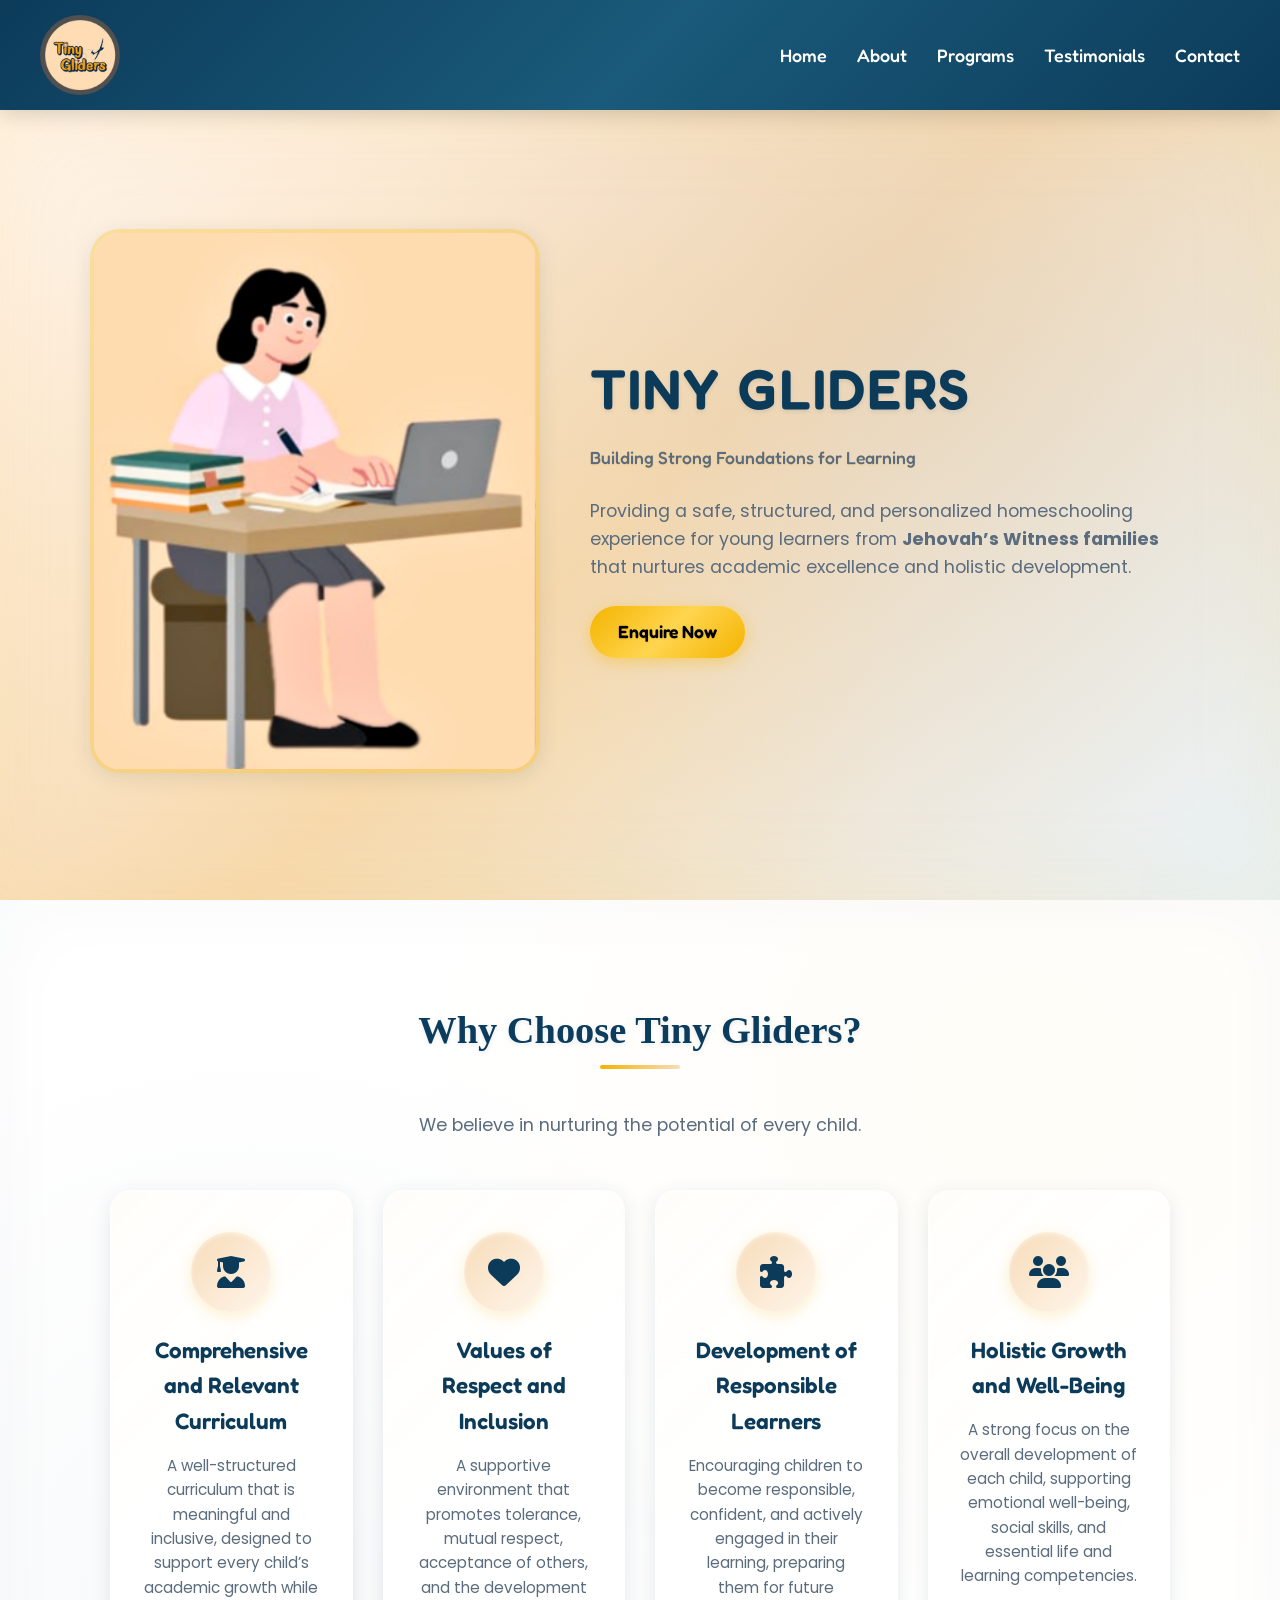
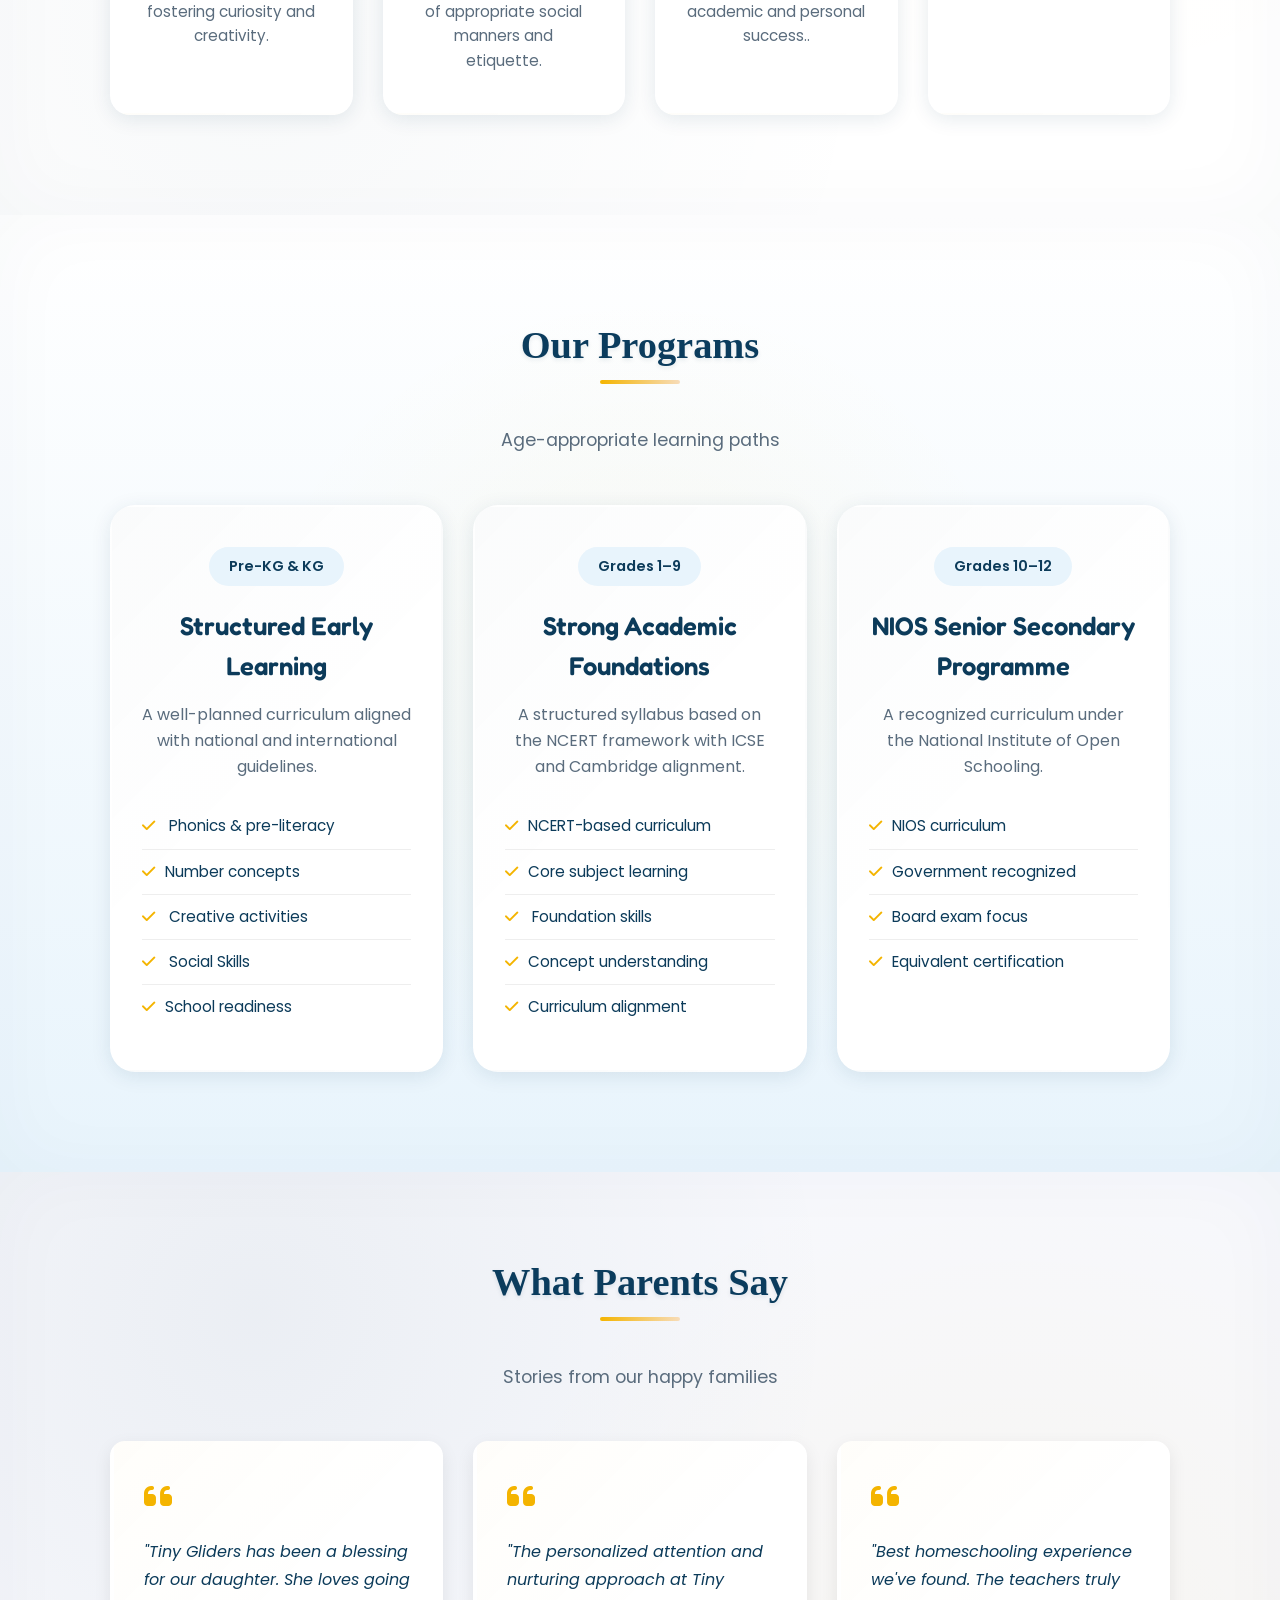
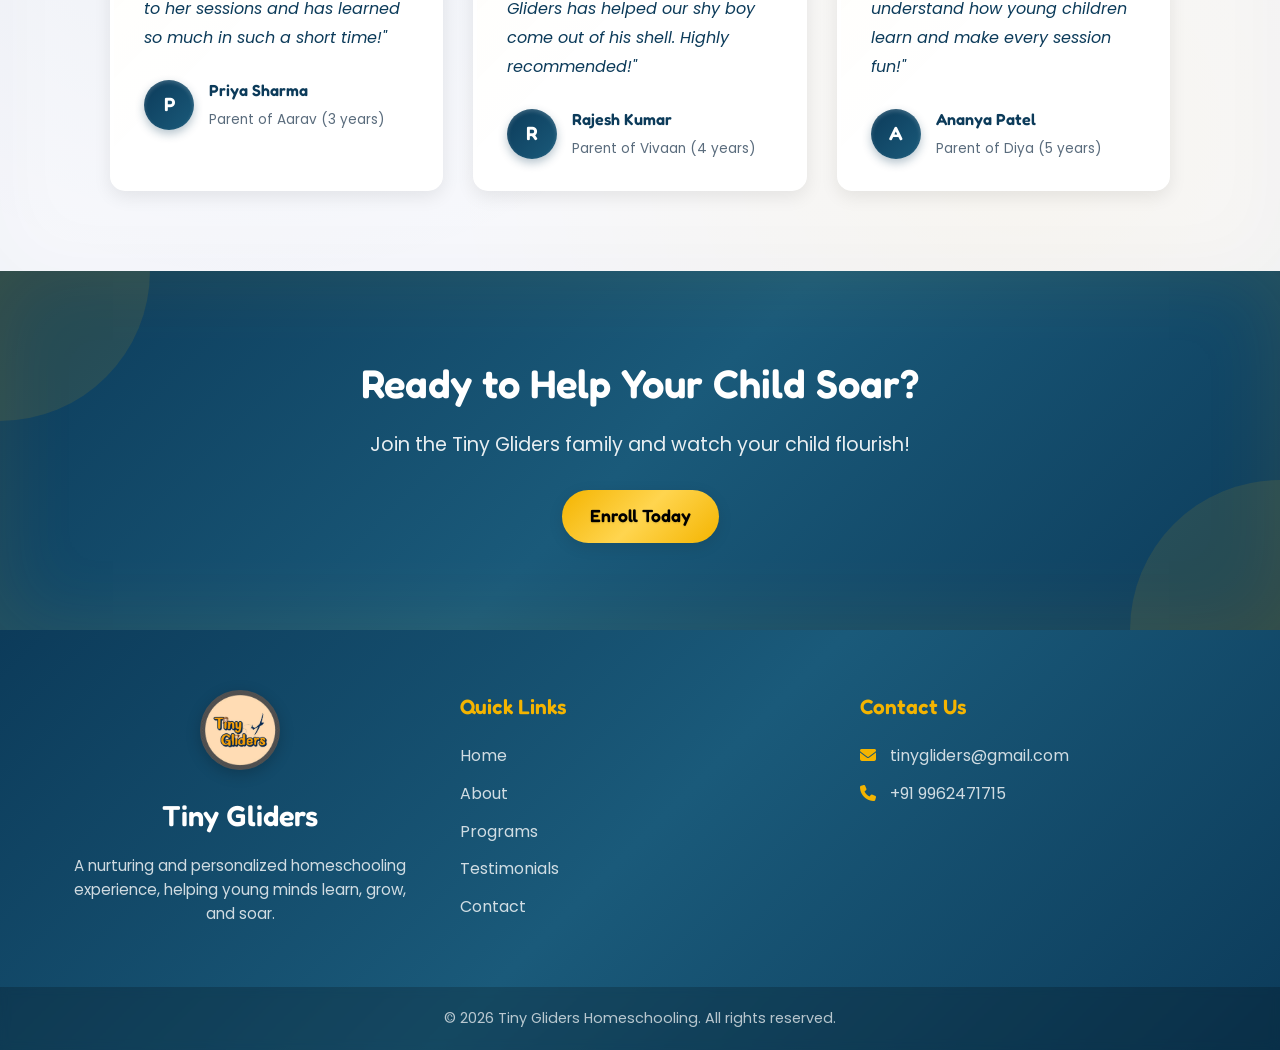
<file: index.html>
<!DOCTYPE html>
<html lang="en">

<head>
    <meta charset="UTF-8">
    <meta name="viewport" content="width=device-width, initial-scale=1.0">
    <title>Tiny Gliders Homeschooling</title>

    <!-- CSS -->
    <link rel="stylesheet" href="style.css">
    <link href="https://fonts.googleapis.com/css2?family=Fredoka:wght@400;500;600&family=Poppins:wght@300;400;500;600&display=swap" rel="stylesheet">
    <!-- Font Awesome for Icons -->
    <link rel="stylesheet" href="https://cdnjs.cloudflare.com/ajax/libs/font-awesome/6.4.0/css/all.min.css">
</head>

<body class="bd" >
    <!-- ===== Header / Navbar ===== -->
    <!--<header>
        <nav class="navbar">
            <img src="TG logo.jpeg" class="logo" alt="Logo">
                        
            <ul class="nav-links">
                <li><a href="index.html">Home</a></li>
                <li><a href="about.html">About</a></li>
                <li><a href="programs.html">Programs</a></li>
                <li><a href="testimonial.html">Testimonials</a></li>
                <li><a href="contact.html">Contact</a></li>
            </ul>
        </nav>
    </header> -->
    
<header>
        <nav class="navbar">
    
            <img src="TG logo.jpeg" class="logo" alt="Tiny Gliders Logo">
    
            <!-- Hamburger -->
            <div class="menu-toggle" id="menu-toggle">
                <i class="fas fa-bars"></i>
            </div>
    
            <!-- Nav Links -->
            <ul class="nav-links" id="nav-links">
                <li><a href="index.html">Home</a></li>
                <li><a href="about.html">About</a></li>
                <li><a href="programs.html">Programs</a></li>
                <li><a href="testimonial.html">Testimonials</a></li>
                <li><a href="contact.html">Contact</a></li>
            </ul>
    
        </nav>
    </header>


    <!-- ===== Hero Section ===== -->
    <section class="hero">
        <!-- Decorative Clouds (using emojis for visibility) 
        <div class="cloud cloud-1">☁️</div>
        <div class="cloud cloud-2">☁️</div>
        <div class="cloud cloud-3">☁️</div>
        <!-- Decorative Gliders 
        <div class="glider glider-1">🪁</div>
        <div class="glider glider-2">✈️</div> -->
        
        <div class="hero-content">
            <div class="hero-image">
                <img src="student pic edit.jpg" class="pic1" alt="Happy learning">
            </div>
            <div class="hero-text">
                <h2>TINY GLIDERS</h2>
                <p class="hero-subtitle">Building Strong Foundations for Learning</p>
                <p>Providing a safe, structured, and personalized homeschooling experience for young learners from <b>Jehovah’s Witness families</b> that nurtures academic excellence and holistic
                development.</p> 
                <a href="contact.html" class="btn">Enquire Now</a>
            </div>
        </div>
    </section>

    <!-- ===== About Section ===== -->
    <section class="about">
        <div class="container">
            <h2 class="section-title">Why Choose Tiny Gliders?</h2>
            <p class="section-subtitle">We believe in nurturing the potential of every child.</p>
            
            <div class="about-grid">
                <div class="about-card">
                    <div class="icon-box">
                        <i class="fas fa-user-graduate"></i>
                    </div>
                    <h3>Comprehensive and Relevant Curriculum</h3>
                    <p>A well-structured curriculum that is meaningful and inclusive, designed to support every child’s academic growth while fostering curiosity and creativity.</p>
                </div>
                
                <div class="about-card">
                    <div class="icon-box">
                        <i class="fas fa-heart"></i>
                    </div>
                    <h3>Values of Respect and Inclusion</h3>
                    <p>A supportive environment that promotes tolerance, mutual respect, acceptance of others, and the development of appropriate social manners and etiquette.</p>
                </div>
                
                <div class="about-card">
                    <div class="icon-box">
                        <i class="fas fa-puzzle-piece"></i>
                    </div>
                    <h3>Development of Responsible Learners</h3>
                    <p>Encouraging children to become responsible, confident, and actively engaged in their learning, preparing them for future academic and personal success..</p>
                </div>
                
                <div class="about-card">
                    <div class="icon-box">
                        <i class="fas fa-users"></i>
                    </div>
                    <h3>Holistic Growth and Well-Being</h3>
                    <p>A strong focus on the overall development of each child, supporting emotional well-being, social skills, and essential life and learning competencies.</p>
                </div>
            </div>
        </div>
    </section>

    <!-- ===== Programs Section ===== -->
    <section class="programs">
        <div class="container">
            <h2 class="section-title">Our Programs</h2>
            <p class="section-subtitle">Age-appropriate learning paths</p>
            
            <div class="programs-grid">
                
                <div class="program-card"> 
                    
                    <div class="program-age">Pre-KG & KG</div>
                    <h3>Structured Early Learning</h3>
                    <p>A well-planned curriculum aligned with national and international guidelines.</p>
                    <ul class="program-features">
                    <li><i class="fas fa-check"></i> Phonics & pre-literacy</li>
                    <li><i class="fas fa-check"></i>Number concepts</li>
                    <li><i class="fas fa-check"></i> Creative activities</li>
                    <li><i class="fas fa-check"></i> Social Skills</li>
                    <li><i class="fas fa-check"></i>School readiness</li>
                    </ul>
                </div>
                
                <div class="program-card featured">
                  
                    <div class="program-age">Grades 1–9</div>
                    <h3>Strong Academic Foundations</h3>
                    <p>A structured syllabus based on the NCERT framework with ICSE and Cambridge alignment.</p>
                    <ul class="program-features">
                        <li><i class="fas fa-check"></i>NCERT-based curriculum</li>
                        <li><i class="fas fa-check"></i>Core subject learning</li>
                        <li><i class="fas fa-check"></i> Foundation skills</li>
                        <li><i class="fas fa-check"></i>Concept understanding </li>
                        <li><i class="fas fa-check"></i>Curriculum alignment</li>
                    </ul>
                </div>
                
                <div class="program-card">
                    <div class="program-age">Grades 10–12</div>
                    <h3>NIOS Senior Secondary Programme</h3>
                    <p>A recognized curriculum under the National Institute of Open Schooling.</p>
                    
                    <ul class="program-features">
                        <li><i class="fas fa-check"></i>NIOS curriculum </li>
                        <li><i class="fas fa-check"></i>Government recognized</li>
                        <li><i class="fas fa-check"></i>Board exam focus </li>
                        <li><i class="fas fa-check"></i>Equivalent certification</li>
                    </ul>
                </div>
            </div>
        </div>
    </section>

    <!-- ===== Testimonials Section ===== -->
    <section class="testimonials">
        <div class="container">
            <h2 class="section-title">What Parents Say</h2>
            <p class="section-subtitle">Stories from our happy families</p>
            
            <div class="testimonials-grid">
                <div class="testimonial-card">
                    <div class="quote-icon"><i class="fas fa-quote-left"></i></div>
                    <p>"Tiny Gliders has been a blessing for our daughter. She loves going to her sessions and has learned so much in such a short time!"</p>
                    <div class="parent-info">
                        <div class="parent-avatar">P</div>
                        <div>
                            <h4>Priya Sharma</h4>
                            <span>Parent of Aarav (3 years)</span>
                        </div>
                    </div>
                </div>
                
                <div class="testimonial-card">
                    <div class="quote-icon"><i class="fas fa-quote-left"></i></div>
                    <p>"The personalized attention and nurturing approach at Tiny Gliders has helped our shy boy come out of his shell. Highly recommended!"</p>
                    <div class="parent-info">
                        <div class="parent-avatar">R</div>
                        <div>       
                            <h4>Rajesh Kumar</h4>
                            <span>Parent of Vivaan (4 years)</span>
                        </div>
                    </div>
                </div>
                
                <div class="testimonial-card">
                    <div class="quote-icon"><i class="fas fa-quote-left"></i></div>
                    <p>"Best homeschooling experience we've found. The teachers truly understand how young children learn and make every session fun!"</p>
                    <div class="parent-info">
                        <div class="parent-avatar">A</div>
                        <div>
                            <h4>Ananya Patel</h4>
                            <span>Parent of Diya (5 years)</span>
                        </div>
                    </div>
                    
                </div>
            </div>
        </div>
    </section>

    <!-- ===== CTA Section ===== -->
    <section class="cta">
        <div class="container">
            <h2>Ready to Help Your Child Soar?</h2>
            <p>Join the Tiny Gliders family and watch your child flourish!</p>
            <a href="contact.html" class="btn btn-light">Enroll Today</a>
        </div>
    </section>

    <!-- ===== Footer ===== -->
    <footer class="footer">
        <div class="footer-container">
            <!-- Brand -->
            <div class="footer-brand">
                <img src="TG logo.jpeg" class="footer-logo" alt="Logo">
                <h2>Tiny Gliders</h2>
                <p>A nurturing and personalized homeschooling experience, helping young minds learn, grow, and soar.</p>
             <!--   <div class="social-links">
                    <a href="#"><i class="fab fa-facebook-f"></i></a>
                    <a href="#"><i class="fab fa-instagram"></i></a>
                    <a href="#"><i class="fab fa-whatsapp"></i></a>
                </div> -->
            </div>

            <!-- Quick Links -->
            <div class="footer-links">
                <h3>Quick Links</h3>
                <ul>
                    <li><a href="index.html">Home</a></li>
                    <li><a href="about.html">About</a></li>
                    <li><a href="programs.html">Programs</a></li>
                    <li><a href="testimonial.html">Testimonials</a></li>
                    <li><a href="contact.html">Contact</a></li>
                </ul>
            </div>

            <!-- Contact -->
            <div class="footer-contact">
                <h3>Contact Us</h3>
                <p><i class="fas fa-envelope"></i> tinygliders@gmail.com</p>
                <p><i class="fas fa-phone"></i> +91 9962471715</p>
              <!--  <p><i class="fas fa-map-marker-alt"></i> Your Location Here</p> -->
            </div>
        </div>

        <div class="footer-bottom">
            <p>© 2026 Tiny Gliders Homeschooling. All rights reserved.</p>
        </div>
    </footer>

<script>

    
        document.addEventListener("DOMContentLoaded", function () {

                const observer = new IntersectionObserver((entries) => {
                    entries.forEach(entry => {
                        if (entry.isIntersecting) {
                            entry.target.classList.add("show");
                        }
                    });
                }, {
                    threshold: 0.2
                });

                const elements = document.querySelectorAll(
                    "section, .about-card, .program-card, .testimonial-card, .founder-note"
                );

                elements.forEach(el => observer.observe(el));

            });
            document.querySelectorAll('a, button, .feat-card, .testi-card, .gal-item, .faq-q').forEach(el => {
                el.addEventListener('mouseenter', () => document.body.classList.add('cursor-hover'));
                el.addEventListener('mouseleave', () => document.body.classList.remove('cursor-hover'));
            });
        
    const toggle = document.getElementById("menu-toggle");
    const navLinks = document.getElementById("nav-links");

    toggle.addEventListener("click", () => {
        navLinks.classList.toggle("active");

        if (navLinks.classList.contains("active")) {
            toggle.innerHTML = '<i class="fas fa-times"></i>';
        } else {
            toggle.innerHTML = '<i class="fas fa-bars"></i>';
        }
    });
</script>


</body>
</html>
</file>
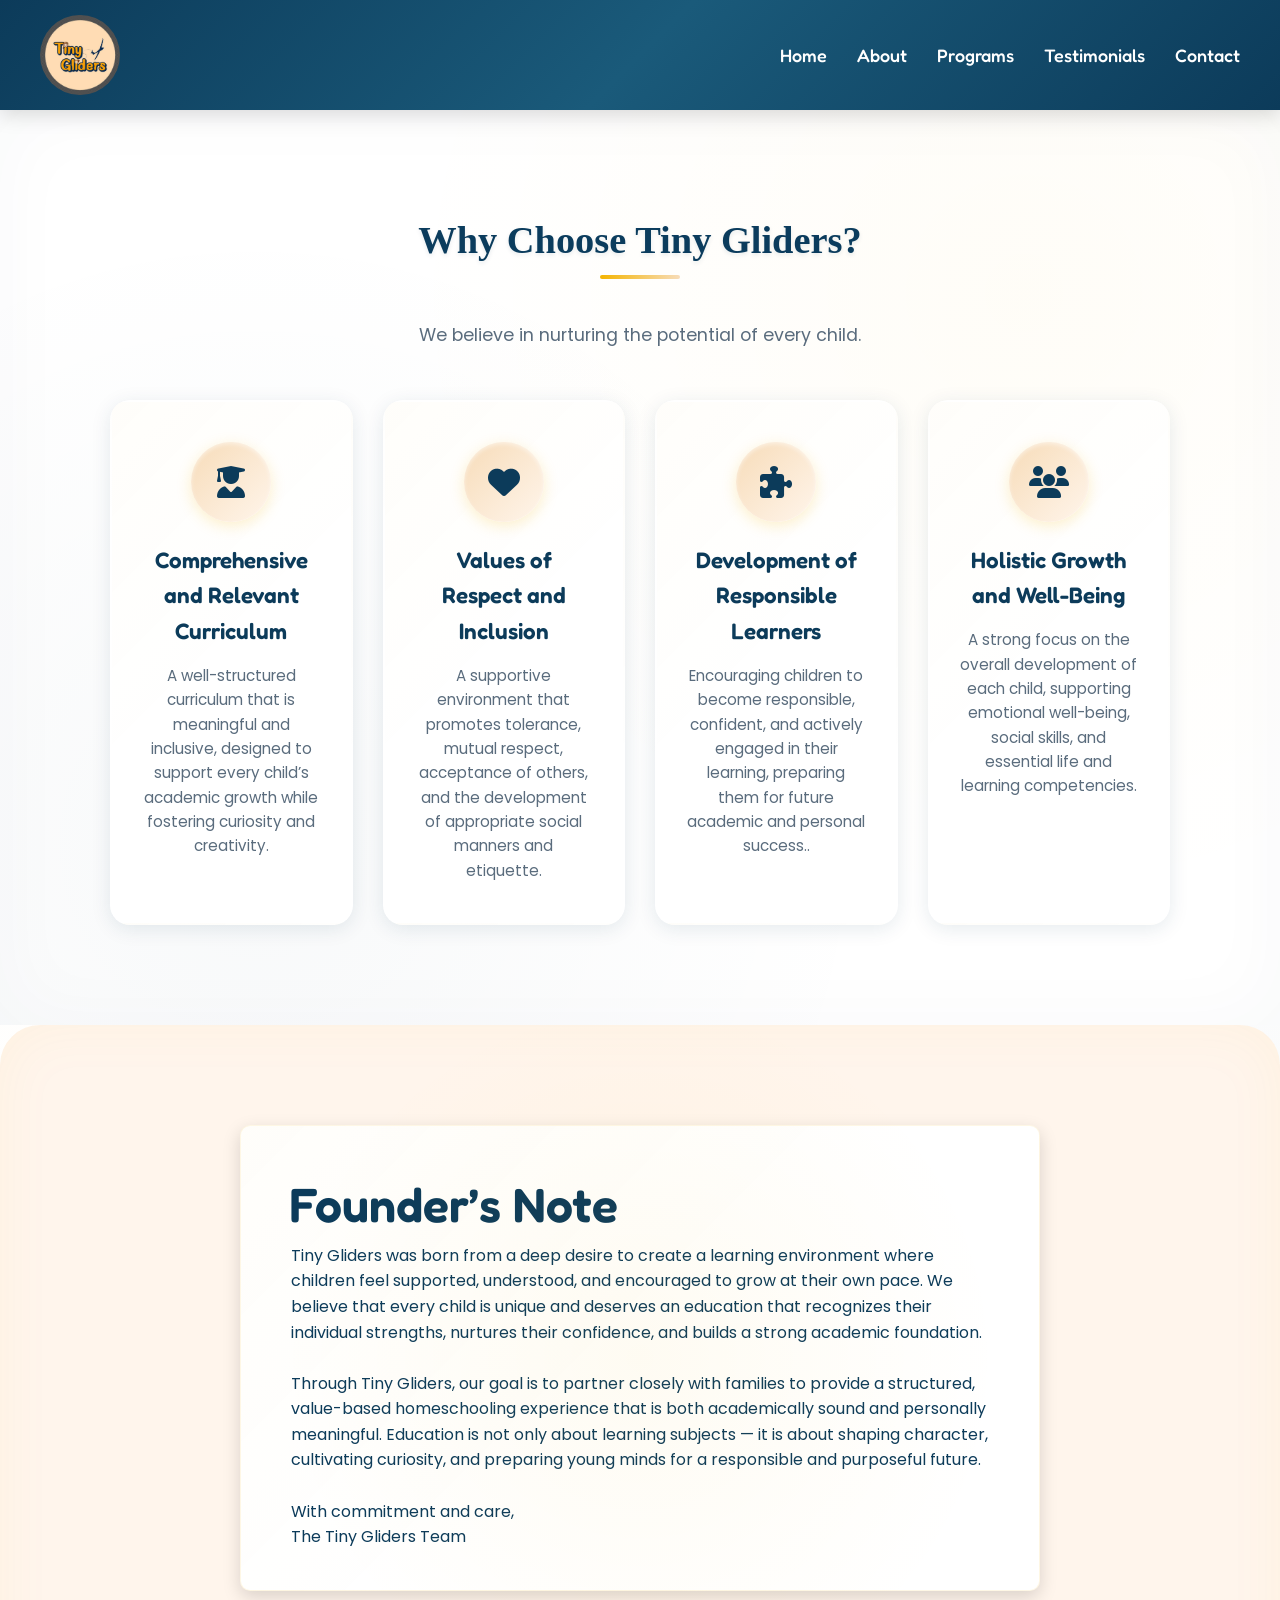
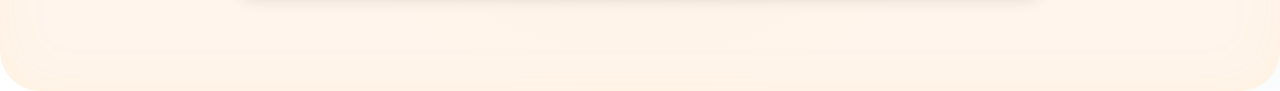
<file: about.html>
<!DOCTYPE html>
<html lang="en">

<head>
    <meta charset="UTF-8">
    <meta name="viewport" content="width=device-width, initial-scale=1.0">
    <title>Tiny Gliders Homeschooling</title>

    <!-- CSS -->
    <link rel="stylesheet" href="style.css">
    <link
        href="https://fonts.googleapis.com/css2?family=Fredoka:wght@400;500;600&family=Poppins:wght@300;400;500;600&display=swap"
        rel="stylesheet">
    <!-- Font Awesome for Icons -->
    <link rel="stylesheet" href="https://cdnjs.cloudflare.com/ajax/libs/font-awesome/6.4.0/css/all.min.css">
</head>

    <body class="bd">
        <!-- ===== Header / Navbar ===== -->
<header>
    <nav class="navbar">

        <img src="TG logo.jpeg" class="logo" alt="Tiny Gliders Logo">

        <!-- Hamburger -->
        <div class="menu-toggle" id="menu-toggle">
            <i class="fas fa-bars"></i>
        </div>

        <!-- Nav Links -->
        <ul class="nav-links" id="nav-links">
            <li><a href="index.html">Home</a></li>
            <li><a href="about.html">About</a></li>
            <li><a href="programs.html">Programs</a></li>
            <li><a href="testimonial.html">Testimonials</a></li>
            <li><a href="contact.html">Contact</a></li>
        </ul>

    </nav>
</header>
    <!-- ===== About Section ===== -->
    <section class="about">
        <div class="container">
            <h2 class="section-title">Why Choose Tiny Gliders?</h2>
            <p class="section-subtitle">We believe in nurturing the potential of every child.</p>
    
            <div class="about-grid">
                <div class="about-card">
                    <div class="icon-box">
                        <i class="fas fa-user-graduate"></i>
                    </div>
                    <h3>Comprehensive and Relevant Curriculum</h3>
                    <p>A well-structured curriculum that is meaningful and inclusive, designed to support every child’s
                        academic growth while fostering curiosity and creativity.</p>
                </div>
    
                <div class="about-card">
                    <div class="icon-box">
                        <i class="fas fa-heart"></i>
                    </div>
                    <h3>Values of Respect and Inclusion</h3>
                    <p>A supportive environment that promotes tolerance, mutual respect, acceptance of others, and the
                        development of appropriate social manners and etiquette.</p>
                </div>
    
                <div class="about-card">
                    <div class="icon-box">
                        <i class="fas fa-puzzle-piece"></i>
                    </div>
                    <h3>Development of Responsible Learners</h3>
                    <p>Encouraging children to become responsible, confident, and actively engaged in their learning,
                        preparing them for future academic and personal success..</p>
                </div>
    
                <div class="about-card">
                    <div class="icon-box">
                        <i class="fas fa-users"></i>
                    </div>
                    <h3>Holistic Growth and Well-Being</h3>
                    <p>A strong focus on the overall development of each child, supporting emotional well-being, social
                        skills, and essential life and learning competencies.</p>
                </div>
            </div>
        </div>
    </section>

    <section class="founder-note">
        <div class="notes">
        <h3> Founder’s Note</h3>
        <p>
        Tiny Gliders was born from a deep desire to create a learning environment where children feel supported, understood, and encouraged to grow at their own pace. We believe that every child is unique and deserves an education that recognizes their individual strengths, nurtures their confidence, and builds a strong academic foundation.<br><br>
        Through Tiny Gliders, our goal is to partner closely with families to provide a structured, value-based homeschooling experience that is both academically sound and personally meaningful. Education is not only about learning subjects — it is about shaping character, cultivating curiosity, and preparing young minds for a responsible and purposeful future.<br><br>
        With commitment and care,<br>
        The Tiny Gliders Team
    </p>
        </div>
    </section>
   <script>
    document.addEventListener("DOMContentLoaded", function () {

            const observer = new IntersectionObserver((entries) => {
                entries.forEach(entry => {
                    if (entry.isIntersecting) {
                        entry.target.classList.add("show");
                    }
                });
            }, {
                threshold: 0.2
            });

            const elements = document.querySelectorAll(
                "section, .about-card, .founder-note"
            );

            elements.forEach(el => observer.observe(el));

        });
    const toggle = document.getElementById("menu-toggle");
    const navLinks = document.getElementById("nav-links");

    toggle.addEventListener("click", () => {
        navLinks.classList.toggle("active");

        if (navLinks.classList.contains("active")) {
            toggle.innerHTML = '<i class="fas fa-times"></i>';
        } else {
            toggle.innerHTML = '<i class="fas fa-bars"></i>';
        }
    });
</script>

</body>
</file>
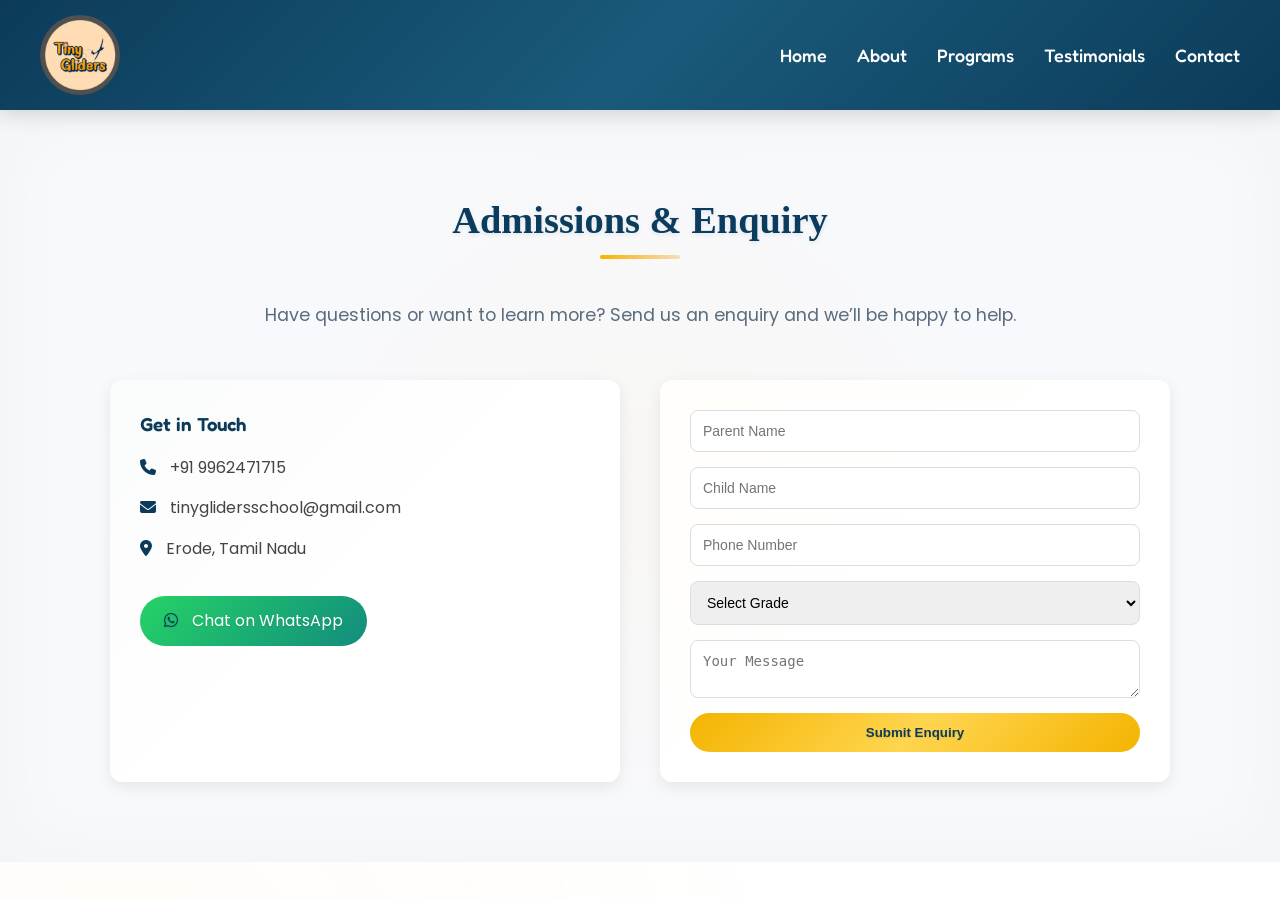
<file: contact.html>
<!DOCTYPE html>
<html lang="en">

<head>
    <meta charset="UTF-8">
    <meta name="viewport" content="width=device-width, initial-scale=1.0">
    <title>Tiny Gliders Homeschooling</title>

    <!-- CSS -->
    <link rel="stylesheet" href="style.css">

    <link
        href="https://fonts.googleapis.com/css2?family=Fredoka:wght@400;500;600&family=Poppins:wght@300;400;500;600&display=swap"
        rel="stylesheet">

    <!-- Font Awesome -->
    <link rel="stylesheet" href="https://cdnjs.cloudflare.com/ajax/libs/font-awesome/6.4.0/css/all.min.css">

</head>

<body class="bd">

    <!-- ===== Header / Navbar ===== -->

    <header>
        <nav class="navbar">
    
            <img src="TG logo.jpeg" class="logo" alt="Tiny Gliders Logo">
    
            <!-- Hamburger -->
            <div class="menu-toggle" id="menu-toggle">
                <i class="fas fa-bars"></i>
            </div>
    
            <!-- Nav Links -->
            <ul class="nav-links" id="nav-links">
                <li><a href="index.html">Home</a></li>
                <li><a href="about.html">About</a></li>
                <li><a href="programs.html">Programs</a></li>
                <li><a href="testimonial.html">Testimonials</a></li>
                <li><a href="contact.html">Contact</a></li>
            </ul>
    
        </nav>
    </header>

    <!-- ===== Contact & Enquiry Section ===== -->

    <section class="contact-section">

        <div class="container">

            <h2 class="section-title">Admissions & Enquiry</h2>

            <p class="section-subtitle">
                Have questions or want to learn more? Send us an enquiry and we’ll be happy to help.
            </p>


            <div class="contact-grid">

                <!-- Contact Info -->

                <div class="contact-info">

                    <h3>Get in Touch</h3>

                    <p><i class="fas fa-phone"></i> +91 9962471715</p>

                    <p><i class="fas fa-envelope"></i> tinyglidersschool@gmail.com</p>

                    <p><i class="fas fa-map-marker-alt"></i> Erode, Tamil Nadu</p>

                    <a href="https://wa.me/919962471715" target="_blank" class="whatsapp-contact">
                        <i class="fab fa-whatsapp"></i> Chat on WhatsApp
                    </a>

                </div>


                <!-- Enquiry Form -->
                <p id="form-status" class="form-status"></p>

                <div class="contact-form">

                    <form id="contact-form" action="https://formspree.io/f/xgonnzwb" method="POST">

                        <input type="text" name="parent_name" placeholder="Parent Name" required>

                        <input type="text" name="child_name" placeholder="Child Name">

                        <input type="tel" name="phone" placeholder="Phone Number" required>

                        <input type="hidden" name="_subject" value="New Tiny Gliders Enquiry">

                        <select name="grade" required>

                            <option value="">Select Grade</option>

                            <option>Pre-KG / KG</option>
                            <option>Grade 1</option>
                            <option>Grade 2</option>
                            <option>Grade 3</option>
                            <option>Grade 4</option>
                            <option>Grade 5</option>
                            <option>Grade 6</option>
                            <option>Grade 7</option>
                            <option>Grade 8</option>
                            <option>Grade 9</option>
                            <option>Grade 10</option>
                            <option>Grade 12</option>

                        </select>

                        <textarea name="message" placeholder="Your Message">
</textarea>

                        <button type="submit">Submit Enquiry</button>

                    </form>

                </div>

            </div>

        </div>

    </section>
    <script>
        document.addEventListener("DOMContentLoaded", function () {

                const observer = new IntersectionObserver((entries) => {
                    entries.forEach(entry => {
                        if (entry.isIntersecting) {
                            entry.target.classList.add("show");
                        }
                    });
                }, {
                    threshold: 0.2
                });

                const elements = document.querySelectorAll(
                    "section, .contact-info, .contact-form"
                );

                elements.forEach(el => observer.observe(el));

            });
        const form = document.getElementById('contact-form');
        const status = document.getElementById('form-status');

        form.addEventListener('submit', async function (e) {
            e.preventDefault();

            const data = new FormData(form);

            const response = await fetch(form.action, {
                method: form.method,
                body: data,
                headers: {
                    'Accept': 'application/json'
                }
            });

            if (response.ok) {
                status.className = "form-status success";
                status.innerText = "✨ Your message has been sent successfully!";
                form.reset();
            } else {
                status.className = "form-status error";
                status.innerText = "⚠️ Oops! Something went wrong. Please try again.";
            }
        });
        
                const toggle = document.getElementById("menu-toggle");
                const navLinks = document.getElementById("nav-links");

                toggle.addEventListener("click", () => {
                    navLinks.classList.toggle("active");

                if (navLinks.classList.contains("active")) {
                    toggle.innerHTML = '<i class="fas fa-times"></i>';
    } else {
                    toggle.innerHTML = '<i class="fas fa-bars"></i>';
    }
});
        

    </script>
    


</body>

</html>
</file>
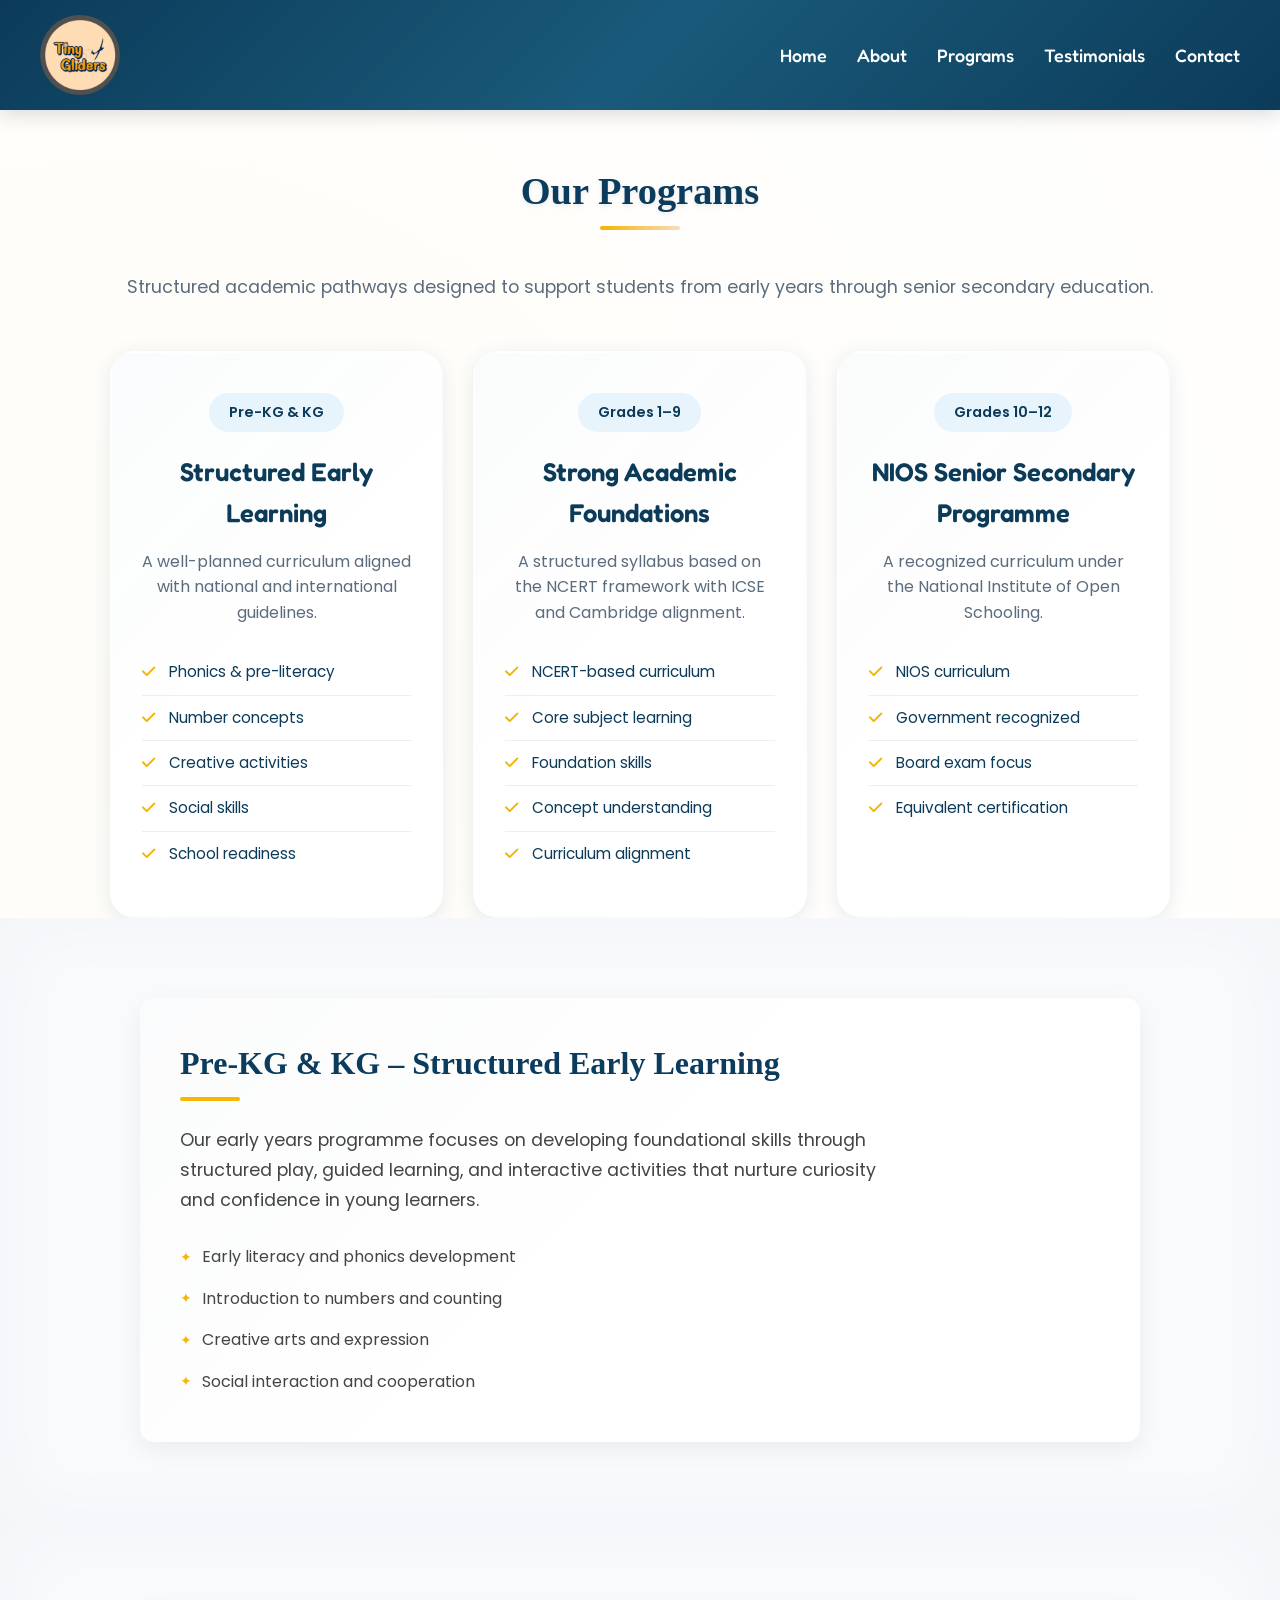
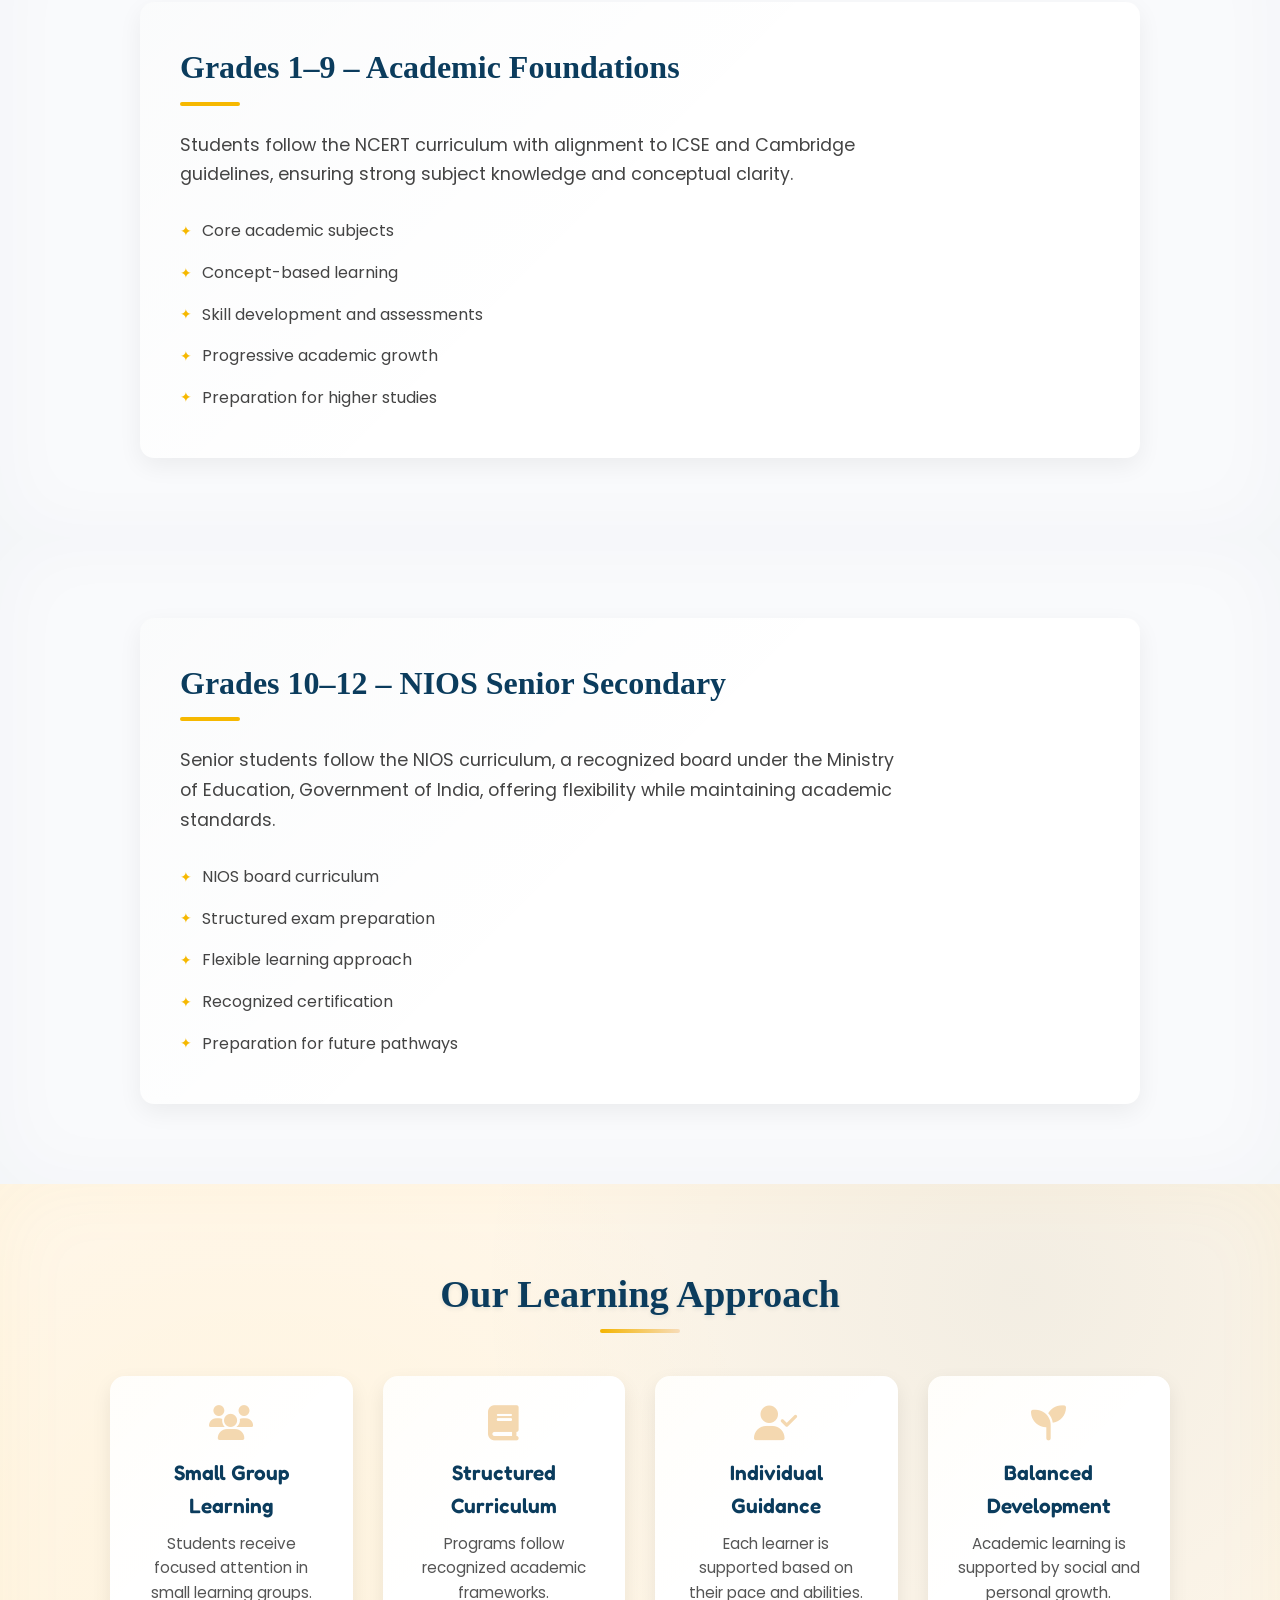
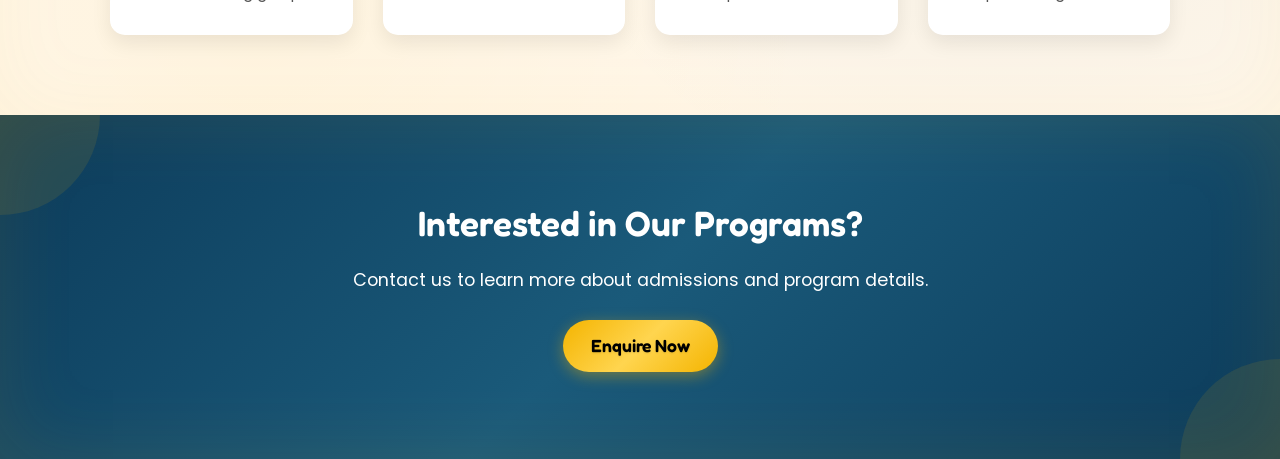
<file: programs.html>
<!DOCTYPE html>
<html lang="en">

<head>
    <meta charset="UTF-8">
    <meta name="viewport" content="width=device-width, initial-scale=1.0">
    <title>Tiny Gliders Homeschooling</title>

    <!-- CSS -->
    <link rel="stylesheet" href="style.css">
    <link
        href="https://fonts.googleapis.com/css2?family=Fredoka:wght@400;500;600&family=Poppins:wght@300;400;500;600&display=swap"
        rel="stylesheet">
    <!-- Font Awesome for Icons -->
    <link rel="stylesheet" href="https://cdnjs.cloudflare.com/ajax/libs/font-awesome/6.4.0/css/all.min.css">
</head>

<body class="bd">
    <!-- ===== Header / Navbar ===== -->
<header>
    <nav class="navbar">

        <img src="TG logo.jpeg" class="logo" alt="Tiny Gliders Logo">

        <!-- Hamburger -->
        <div class="menu-toggle" id="menu-toggle">
            <i class="fas fa-bars"></i>
        </div>

        <!-- Nav Links -->
        <ul class="nav-links" id="nav-links">
            <li><a href="index.html">Home</a></li>
            <li><a href="about.html">About</a></li>
            <li><a href="programs.html">Programs</a></li>
            <li><a href="testimonial.html">Testimonials</a></li>
            <li><a href="contact.html">Contact</a></li>
        </ul>

    </nav>
</header>
    <br><br>
<section class="container">
    <h1 class="section-title">Our Programs</h1>
    <p class="section-subtitle">
        Structured academic pathways designed to support students from early years through senior secondary education.
    </p>

    <div class="programs-grid">

        <div class="program-card">
            <div class="program-age">Pre-KG & KG</div>
            <h3>Structured Early Learning</h3>
            <p>A well-planned curriculum aligned with national and international guidelines.</p>

            <ul class="program-features">
                <li><i class="fas fa-check"></i> Phonics & pre-literacy</li>
                <li><i class="fas fa-check"></i> Number concepts</li>
                <li><i class="fas fa-check"></i> Creative activities</li>
                <li><i class="fas fa-check"></i> Social skills</li>
                <li><i class="fas fa-check"></i> School readiness</li>
            </ul>
        </div>

        <div class="program-card">
            <div class="program-age">Grades 1–9</div>
            <h3>Strong Academic Foundations</h3>
            <p>A structured syllabus based on the NCERT framework with ICSE and Cambridge alignment.</p>

            <ul class="program-features">
                <li><i class="fas fa-check"></i> NCERT-based curriculum</li>
                <li><i class="fas fa-check"></i> Core subject learning</li>
                <li><i class="fas fa-check"></i> Foundation skills</li>
                <li><i class="fas fa-check"></i> Concept understanding</li>
                <li><i class="fas fa-check"></i> Curriculum alignment</li>
            </ul>
        </div>

        <div class="program-card">
            <div class="program-age">Grades 10–12</div>
            <h3>NIOS Senior Secondary Programme</h3>
            <p>A recognized curriculum under the National Institute of Open Schooling.</p>

            <ul class="program-features">
                <li><i class="fas fa-check"></i> NIOS curriculum</li>
                <li><i class="fas fa-check"></i> Government recognized</li>
                <li><i class="fas fa-check"></i> Board exam focus</li>
                <li><i class="fas fa-check"></i> Equivalent certification</li>
            </ul>
        </div>

    </div>
</section>

<!-- PROGRAM DETAILS -->

<section class="program-detail">
    <div class="container">

        <h2>Pre-KG & KG – Structured Early Learning</h2>
        <p>
            Our early years programme focuses on developing foundational skills through
            structured play, guided learning, and interactive activities that nurture
            curiosity and confidence in young learners.
        </p>

        <ul>
            
            <li>Early literacy and phonics development</li>
            <li>Introduction to numbers and counting</li>
            <li>Creative arts and expression</li>
            <li>Social interaction and cooperation</li>
        </ul>

    </div>
</section>

<section class="program-detail">
    <div class="container">

        <h2>Grades 1–9 – Academic Foundations</h2>
        <p>
            Students follow the NCERT curriculum with alignment to ICSE and Cambridge
            guidelines, ensuring strong subject knowledge and conceptual clarity.
        </p>

        <ul>
            <li>Core academic subjects</li>
            <li>Concept-based learning</li>
            <li>Skill development and assessments</li>
            <li>Progressive academic growth</li>
            <li>Preparation for higher studies</li>
        </ul>

    </div>
</section>

<section class="program-detail">
    <div class="container">

        <h2>Grades 10–12 – NIOS Senior Secondary</h2>
        <p>
            Senior students follow the NIOS curriculum, a recognized board under the
            Ministry of Education, Government of India, offering flexibility while
            maintaining academic standards.
        </p>

        <ul>
            <li>NIOS board curriculum</li>
            <li>Structured exam preparation</li>
            <li>Flexible learning approach</li>
            <li>Recognized certification</li>
            <li>Preparation for future pathways</li>
        </ul>

    </div>
</section>

<!-- LEARNING APPROACH -->

<section class="approach">
    <div class="container">

        <h2 class="section-title">Our Learning Approach</h2>

        <div class="approach-grid">

            <div class="approach-box">
                <i class="fas fa-users"></i>
                <h3>Small Group Learning</h3>
                <p>Students receive focused attention in small learning groups.</p>
            </div>

            <div class="approach-box">
                <i class="fas fa-book"></i>
                <h3>Structured Curriculum</h3>
                <p>Programs follow recognized academic frameworks.</p>
            </div>

            <div class="approach-box">
                <i class="fas fa-user-check"></i>
                <h3>Individual Guidance</h3>
                <p>Each learner is supported based on their pace and abilities.</p>
            </div>

            <div class="approach-box">
                <i class="fas fa-seedling"></i>
                <h3>Balanced Development</h3>
                <p>Academic learning is supported by social and personal growth.</p>
            </div>

        </div>

    </div>
</section>

<!-- CTA -->

<section class="program-cta">
    <div class="container">

        <h2>Interested in Our Programs?</h2>
        <p>Contact us to learn more about admissions and program details.</p>

        <a href="contact.html" class="btn">Enquire Now</a>

    </div>
</section>
<script>
    document.addEventListener("DOMContentLoaded", function () {
        const observer = new IntersectionObserver((entries) => {
            entries.forEach(entry => {
                if (entry.isIntersecting) {
                    entry.target.classList.add("show");
                }
            });
        }, {
            threshold: 0.2
        });

        const elements = document.querySelectorAll(
            "section, .program-card, .approach-box, .program-detail .container"
        );

        elements.forEach(el => observer.observe(el));
    });

    const toggle = document.getElementById("menu-toggle");
    const navLinks = document.getElementById("nav-links");

    toggle.addEventListener("click", () => {
        navLinks.classList.toggle("active");

        if (navLinks.classList.contains("active")) {
            toggle.innerHTML = '<i class="fas fa-times"></i>';
        } else {
            toggle.innerHTML = '<i class="fas fa-bars"></i>';
        }
    });
</script>

</body>

</html>
</file>
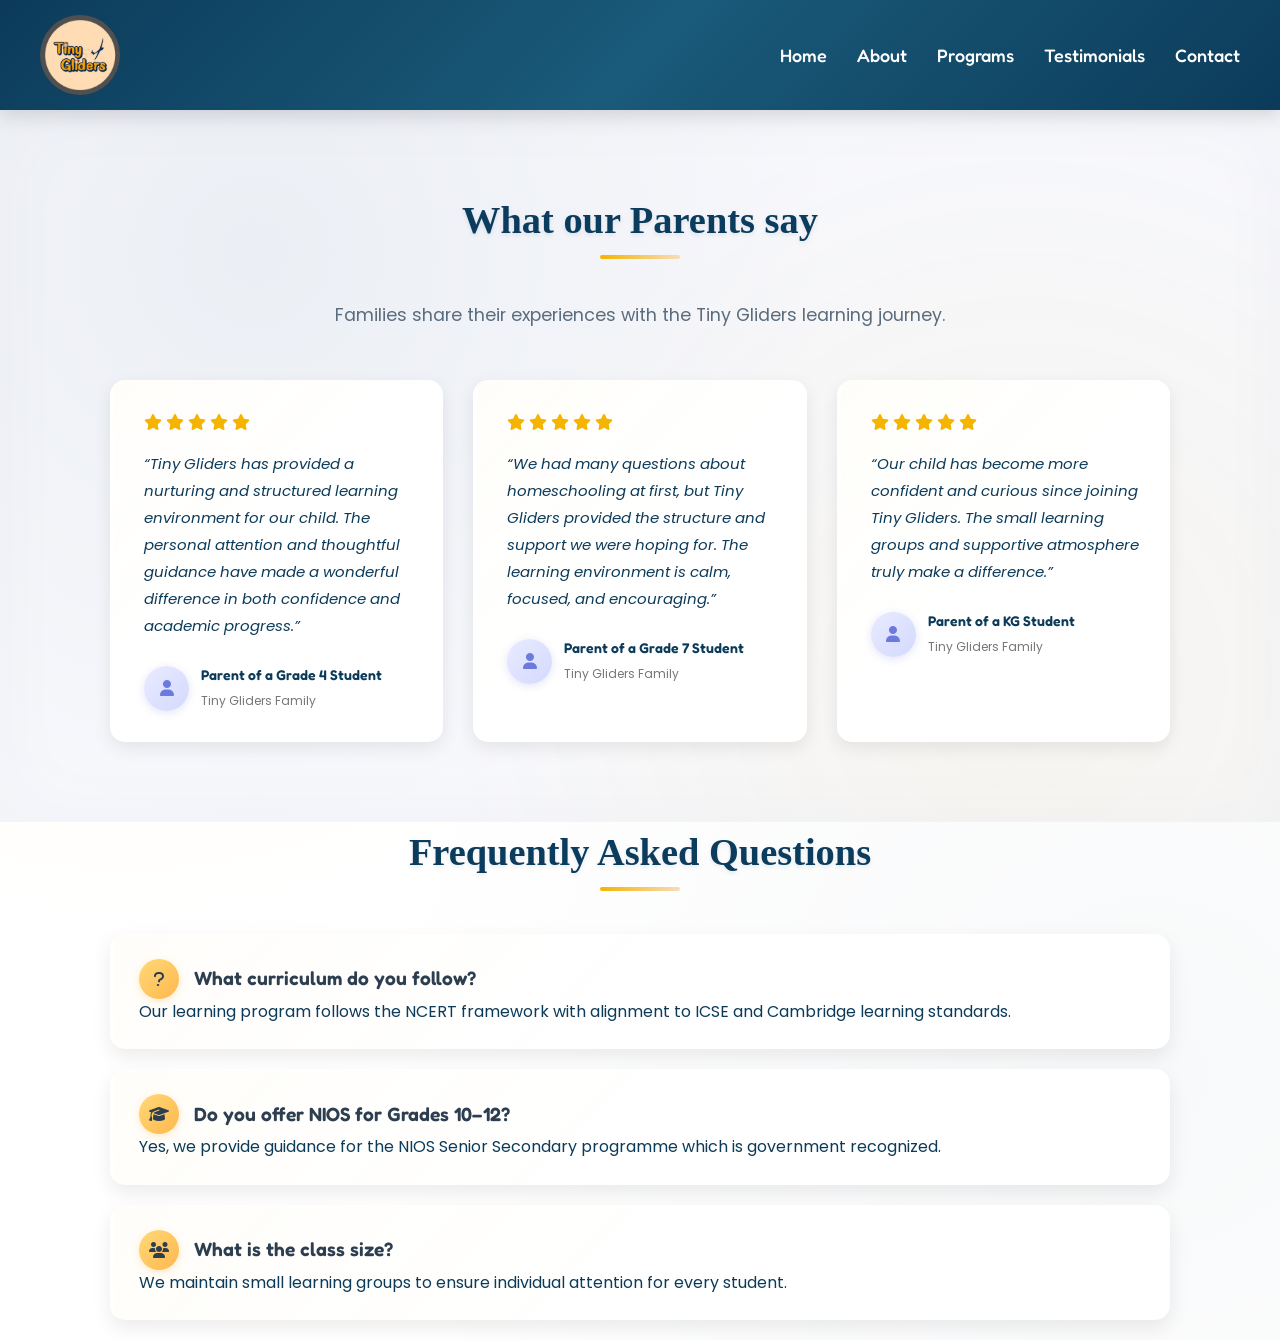
<file: testimonial.html>
<!DOCTYPE html>
    <html lang="en">

    <head>
        <meta charset="UTF-8">
        <meta name="viewport" content="width=device-width, initial-scale=1.0">
        <title>Tiny Gliders Homeschooling</title>

        <!-- CSS -->
        <link rel="stylesheet" href="style.css">
        <link
            href="https://fonts.googleapis.com/css2?family=Fredoka:wght@400;500;600&family=Poppins:wght@300;400;500;600&display=swap"
            rel="stylesheet">
        <!-- Font Awesome for Icons -->
        <link rel="stylesheet" href="https://cdnjs.cloudflare.com/ajax/libs/font-awesome/6.4.0/css/all.min.css">
    </head>

    <body class="bd">
        <!-- ===== Header / Navbar ===== -->
    <header>
        <nav class="navbar">

            <img src="TG logo.jpeg" class="logo" alt="Tiny Gliders Logo">

            <!-- Hamburger -->
            <div class="menu-toggle" id="menu-toggle">
                <i class="fas fa-bars"></i>
            </div>

            <!-- Nav Links -->
            <ul class="nav-links" id="nav-links">
                <li><a href="index.html">Home</a></li>
                <li><a href="about.html">About</a></li>
                <li><a href="programs.html">Programs</a></li>
                <li><a href="testimonial.html">Testimonials</a></li>
                <li><a href="contact.html">Contact</a></li>
            </ul>

        </nav>
    </header>
    <body class="scroll-animate">
        <section class="testimonials">
            <div class="container">
        
                <h2 class="section-title">What our Parents say</h2>
                <p class="section-subtitle">
                    Families share their experiences with the Tiny Gliders learning journey.
                </p>
        
                <div class="testimonials-grid">
        
                    <!-- Testimonial 1 -->
        
                    <div class="testimonial-card">
        
                        <div class="stars">
                            <i class="fas fa-star"></i>
                            <i class="fas fa-star"></i>
                            <i class="fas fa-star"></i>
                            <i class="fas fa-star"></i>
                            <i class="fas fa-star"></i>
                        </div>
        
                        <p class="testimonial-text">
                            “Tiny Gliders has provided a nurturing and structured learning
                            environment for our child. The personal attention and thoughtful
                            guidance have made a wonderful difference in both confidence
                            and academic progress.”
                        </p>
        
                        <div class="testimonial-profile">
        
                            <div class="profile-icon">
                                <i class="fas fa-user"></i>
                            </div>
        
                            <div>
                                <h4>Parent of a Grade 4 Student</h4>
                                <span>Tiny Gliders Family</span>
                            </div>
        
                        </div>
        
                    </div>
        
        
                    <!-- Testimonial 2 -->
        
                    <div class="testimonial-card">
        
                        <div class="stars">
                            <i class="fas fa-star"></i>
                            <i class="fas fa-star"></i>
                            <i class="fas fa-star"></i>
                            <i class="fas fa-star"></i>
                            <i class="fas fa-star"></i>
                        </div>
        
                        <p class="testimonial-text">
                            “We had many questions about homeschooling at first, but
                            Tiny Gliders provided the structure and support we were
                            hoping for. The learning environment is calm, focused,
                            and encouraging.”
                        </p>
        
                        <div class="testimonial-profile">
        
                            <div class="profile-icon">
                                <i class="fas fa-user"></i>
                            </div>
        
                            <div>
                                <h4>Parent of a Grade 7 Student</h4>
                                <span>Tiny Gliders Family</span>
                            </div>
        
                        </div>
        
                    </div>
        
        
                    <!-- Testimonial 3 -->
        
                    <div class="testimonial-card">
        
                        <div class="stars">
                            <i class="fas fa-star"></i>
                            <i class="fas fa-star"></i>
                            <i class="fas fa-star"></i>
                            <i class="fas fa-star"></i>
                            <i class="fas fa-star"></i>
                        </div>
        
                        <p class="testimonial-text">
                            “Our child has become more confident and curious since
                            joining Tiny Gliders. The small learning groups and
                            supportive atmosphere truly make a difference.”
                        </p>
        
                        <div class="testimonial-profile">
        
                            <div class="profile-icon">
                                <i class="fas fa-user"></i>
                            </div>
        
                            <div>
                                <h4>Parent of a KG Student</h4>
                                <span>Tiny Gliders Family</span>
                            </div>
        
                        </div>
        
                    </div>
        
                </div>
        
            </div>
        </section>
        <section class="faq">
            <div class="container">
                <h2 class="section-title">Frequently Asked Questions</h2>
        <div class="faq-item">
            <h3><i class="fas fa-question"></i> What curriculum do you follow?</h3>
            <p>Our learning program follows the NCERT framework with alignment to ICSE and Cambridge learning standards.</p>
        </div>
        
        <div class="faq-item">
            <h3><i class="fas fa-graduation-cap"></i> Do you offer NIOS for Grades 10–12?</h3>
            <p>Yes, we provide guidance for the NIOS Senior Secondary programme which is government recognized.</p>
        </div>
        
        <div class="faq-item">
            <h3><i class="fas fa-users"></i> What is the class size?</h3>
            <p>We maintain small learning groups to ensure individual attention for every student.</p>
        </div>
    </div>
    </section>
    <script>
        document.addEventListener("DOMContentLoaded", function () {
            const observer = new IntersectionObserver((entries) => {
                entries.forEach(entry => {
                    if (entry.isIntersecting) {
                        entry.target.classList.add("show");
                    }
                });
            }, {
                threshold: 0.2
            });

            const elements = document.querySelectorAll(
                "section, .testimonial-card, .faq-item"
            );

            elements.forEach(el => observer.observe(el));
        });

        const toggle = document.getElementById("menu-toggle");
        const navLinks = document.getElementById("nav-links");

        toggle.addEventListener("click", () => {
            navLinks.classList.toggle("active");

            if (navLinks.classList.contains("active")) {
                toggle.innerHTML = '<i class="fas fa-times"></i>';
            } else {
                toggle.innerHTML = '<i class="fas fa-bars"></i>';
            }
        });
    </script>

        </body>
</file>
<file: style.css>
/* ===== Reset & Base ===== */
* {
    margin: 0;
    padding: 0;
    box-sizing: border-box;
    scroll-behavior: smooth;
}

/* ===== Scroll Animations ===== */
.about-card,
.program-card,
.testimonial-card,
.approach-box,
.faq-item,
.founder-note,
.contact-info,
.contact-form {
    opacity: 0;
    transform: translateY(40px);
    transition: opacity 0.7s ease, transform 0.7s ease, box-shadow 0.4s ease;
}

.about-card.show,
.program-card.show,
.testimonial-card.show,
.approach-box.show,
.faq-item.show,
.founder-note.show,
.contact-info.show,
.contact-form.show {
    opacity: 1;
    transform: translateY(0);
}

.about-card:nth-child(1) { transition-delay: 0.1s; }
.about-card:nth-child(2) { transition-delay: 0.2s; }
.about-card:nth-child(3) { transition-delay: 0.3s; }
.about-card:nth-child(4) { transition-delay: 0.4s; }

.program-card:nth-child(1) { transition-delay: 0.1s; }
.program-card:nth-child(2) { transition-delay: 0.2s; }
.program-card:nth-child(3) { transition-delay: 0.3s; }

.testimonial-card:nth-child(1) { transition-delay: 0.1s; }
.testimonial-card:nth-child(2) { transition-delay: 0.2s; }
.testimonial-card:nth-child(3) { transition-delay: 0.3s; }

section {
    opacity: 0;
    transform: translateY(20px);
    transition: opacity 0.8s ease, transform 0.8s ease;
}

section.show {
    opacity: 1;
    transform: translateY(0);
}



:root {
    --primary-blue: #0c3b5a;
    --accent-gold: #f4b400;
    --peach: #f7dcb9;
    --soft-peach: #fff5eb;
    --light-blue: #e8f4fc;
    --white: #ffffff;
    --text-dark: #0c3b5a;
    --text-light: #5a6c7d;
    --shadow: 0 4px 20px rgba(12, 59, 90, 0.1);
    --shadow-hover: 0 8px 30px rgba(12, 59, 90, 0.2);
    --gradient-gold: linear-gradient(135deg, #f4b400 0%, #ffd54f 50%, #f4b400 100%);
    --gradient-blue: linear-gradient(135deg, #0c3b5a 0%, #1a5a7a 50%, #0c3b5a 100%);
    --gradient-peach: linear-gradient(135deg, #fff5eb 0%, #f7dcb9 100%);
}



body.bd {
    background-color: var(--white);
    color: var(--text-dark);
    font-family: 'Poppins', sans-serif;
    line-height: 1.6;
    overflow-x: hidden;
    background-image: 
        radial-gradient(circle at 10% 20%, rgba(244, 180, 0, 0.03) 0%, transparent 50%),
        radial-gradient(circle at 90% 80%, rgba(12, 59, 90, 0.03) 0%, transparent 50%);
}

.container {
    max-width: 1200px;
    margin: 0 auto;
    padding: 0 20px;
}

/* ===== Typography ===== */
h1, h2, h3, h4 {
    font-family: 'Fredoka', sans-serif;
    font-weight: 600;
}

.section-title {
    font-size: 2.5rem;
    text-align: center;
    color: var(--primary-blue);
    margin-bottom: 10px;
    position: relative;
    display: inline-block;
    width: 100%;
    text-shadow: 0 2px 4px rgba(12, 59, 90, 0.1);
}

.section-title::after {
    content: '';
    position: absolute;
    bottom: -8px;
    left: 50%;
    transform: translateX(-50%);
    width: 80px;
    height: 4px;
    background: linear-gradient(90deg, var(--accent-gold), var(--peach));
    border-radius: 2px;
}

.section-subtitle {
    text-align: center;
    color: var(--text-light);
    font-size: 1.1rem;
    margin-bottom: 50px;
        
}

/* ===== Navbar ===== */
header {
    background: var(--gradient-blue);
    padding: 15px 40px;
    position: sticky;
    top: 0;
    z-index: 1000;
    box-shadow: 0 4px 20px rgba(0, 0, 0, 0.15);
    backdrop-filter: blur(10px);
}

.navbar {
    display: flex;
    align-items: center;
    justify-content: space-between;
}

.navbar img.logo {
    height: 80px;
    width: auto;
    border-radius: 50%;
    transition: transform 0.3s ease;
}

.navbar img.logo:hover {
    transform: scale(1.1);
}

.nav-links {
    list-style: none;
    display: flex;
    gap: 30px;
}

.nav-links li a {
    font-family: 'Fredoka', sans-serif;
    text-decoration: none;
    color: var(--white);
    font-size: 18px;
    font-weight: 500;
    position: relative;
    padding: 5px 0;
    transition: color 0.3s ease;
}

.nav-links li a::after {
    content: "";
    position: absolute;
    width: 0%;
    height: 2px;
    left: 0;
    bottom: -4px;
    background-color: var(--accent-gold);
    transition: width 0.3s ease;
    border-radius: 2px;
}

.nav-links li a:hover::after {
    width: 100%;
}

.nav-links li a:hover {
    color: var(--accent-gold);
}

/* ===== Hero Section ===== */
.hero {
    background: linear-gradient(135deg, var(--soft-peach) 0%, var(--peach) 50%, var(--light-blue) 100%);
    min-height: calc(100vh - 110px);
    display: flex;
    align-items: center;
    justify-content: center;
    text-align: center;
    padding: 60px 20px;
    position: relative;
    overflow: hidden;
    box-shadow: inset 0 0 100px rgba(244, 180, 0, 0.1);
}

.hero::before {
    content: '';
    position: absolute;
    top: 0;
    left: 0;
    width: 100%;
    height: 100%;
    background: radial-gradient(circle at 30% 70%, rgba(244, 180, 0, 0.1) 0%, transparent 50%),
                radial-gradient(circle at 70% 30%, rgba(12, 59, 90, 0.05) 0%, transparent 50%);
    pointer-events: none;
}

/* Animated Clouds (Emoji-based) 
.cloud {
    position: absolute;
    font-size: 3rem;
    opacity: 0.7;
    animation: cloudFloat 10s ease-in-out infinite;
    filter: drop-shadow(2px 4px 6px rgba(0,0,0,0.1));
}

.cloud-1 {
    top: 5%;
    left: -60px;
    animation-delay: 0s;
}

.cloud-2 {
    top: 15%;
    right: -60px;
    animation-delay: 3s;
    font-size: 2.5rem;
}

.cloud-3 {
    top: 8%;
    left: 30%;
    animation-delay: 6s;
    font-size: 2rem;
}

@keyframes cloudFloat {
    0%, 100% { transform: translateY(0) translateX(0); }
    25% { transform: translateY(-15px) translateX(20px); }
    50% { transform: translateY(-5px) translateX(40px); }
    75% { transform: translateY(-20px) translateX(60px); }
}

/* Animated Gliders 
.glider {
    position: absolute;
    font-size: 2rem;
    opacity: 0.8;
    filter: drop-shadow(2px 2px 4px rgba(0,0,0,0.2));
}

.glider-1 {
    top: 25%;
    left: 10%;
    animation: gliderFly 12s linear infinite;
}

.glider-2 {
    top: 35%;
    right: 10%;
    animation: gliderFly 10s linear infinite;
    animation-delay: 5s;
}

@keyframes gliderFly {
    0% { transform: translateX(0) translateY(0) rotate(-10deg); opacity: 0; }
    10% { opacity: 1; }
    50% { transform: translateX(45vw) translateY(-30px) rotate(5deg); }
    90% { opacity: 1; }
    100% { transform: translateX(90vw) translateY(10px) rotate(-5deg); opacity: 0; }
}



/* Animated Gliders 
.glider {
    position: absolute;
    font-size: 2rem;
    opacity: 0.8;
}

.glider-1 {
    top: 15%;
    left: 20%;
    animation: glide 10s linear infinite;
    color: var(--accent-gold);
}

.glider-2 {
    top: 30%;
    right: 15%;
    animation: glide 8s linear infinite;
    color: var(--primary-blue);
    animation-delay: 3s;
}

@keyframes glide {
    0% { transform: translateX(0) translateY(0) rotate(0deg); }
    25% { transform: translateX(50px) translateY(20px) rotate(5deg); }
    50% { transform: translateX(100px) translateY(-10px) rotate(-5deg); }
    75% { transform: translateX(150px) translateY(15px) rotate(3deg); }
    100% { transform: translateX(200px) translateY(0) rotate(0deg); }
}*/

.hero-content {
    max-width: 1100px;
    display: flex;
    align-items: center;
    justify-content: center;
    gap: 50px;
    flex-wrap: wrap;
    position: relative;
    z-index: 1;
}

.hero-image {
    flex: 1;
    min-width: 280px;
    max-width: 450px;
}

.hero-image .pic1 {
    width: 100%;
    height: auto;
    border-radius: 30px;
    box-shadow: var(--shadow);
    transition: transform 0.4s ease, box-shadow 0.4s ease;
    animation: floatImage 6s ease-in-out infinite;
    border: 4px solid rgba(244, 180, 0, 0.3);
}

@keyframes floatImage {
    0%, 100% { transform: translateY(0); }
    50% { transform: translateY(-15px); }
}

.hero-image .pic1:hover {
    transform: scale(1.03);
    box-shadow: var(--shadow-hover);
}

.hero-text {
    flex: 1;
    min-width: 300px;
    text-align: left;
}

.hero-text h2 {
    font-size: 3.5rem;
    color: var(--primary-blue);
    margin-bottom: 10px;
    letter-spacing: 2px;
    animation: fadeInUp 0.8s ease;
    text-shadow: 0 2px 4px rgba(12, 59, 90, 0.1);
}

.hero-subtitle {
    font-size: 2rem;
    color: var(--accent-gold);
    font-weight: 500;
    margin-bottom: 15px;
    font-family: 'Fredoka', sans-serif;
    animation: fadeInUp 0.8s ease 0.2s both;
    text-shadow: 0 1px 2px rgba(244, 180, 0, 0.2);
}

.hero-text p {
    font-size: 1.1rem;
    color: var(--text-light);
    margin-bottom: 25px;
    animation: fadeInUp 0.8s ease 0.4s both;
}

@keyframes fadeInUp {
    from {
        opacity: 0;
        transform: translateY(30px);
    }
    to {
        opacity: 1;
        transform: translateY(0);
    }
}

/* ===== Buttons ===== */
.btn {
    display: inline-block;
    padding: 15px 35px;
    background: var(--gradient-gold);
    color: var(--white);
    text-decoration: none;
    border-radius: 50px;
    font-family: 'Fredoka', sans-serif;
    font-size: 1.1rem;
    font-weight: 600;
    transition: all 0.3s ease;
    box-shadow: 0 4px 15px rgba(244, 180, 0, 0.4);
    animation: fadeInUp 0.8s ease 0.6s both;
    position: relative;
    overflow: hidden;
    text-shadow: 0 1px 2px rgba(0, 0, 0, 0.1);
}

.btn::before {
    content: '';
    position: absolute;
    top: 0;
    left: -100%;
    width: 100%;
    height: 100%;
    background: linear-gradient(90deg, transparent, rgba(255,255,255,0.3), transparent);
    transition: left 0.5s ease;
}

.btn:hover::before {
    left: 100%;
}

.btn:hover {
    transform: translateY(-3px);
    box-shadow: 0 8px 25px rgba(244, 180, 0, 0.5);
}

.btn-light {
    background: var(--white);
    color: var(--primary-blue);
    box-shadow: 0 4px 15px rgba(0, 0, 0, 0.1);
}

.btn-light:hover {
    transform: translateY(-3px);
    box-shadow: 0 8px 25px rgba(0, 0, 0, 0.15);
}

/* ===== About Section ===== */
.about {
    padding: 100px 0;
    background: var(--white);
    position: relative;
    overflow: hidden;
    box-shadow: inset 0 0 80px rgba(12, 59, 90, 0.03);
}

.about::before {
    content: '';
    position: absolute;
    top: 0;
    left: 0;
    width: 100%;
    height: 100%;
    background: radial-gradient(circle at 80% 20%, rgba(244, 180, 0, 0.03) 0%, transparent 50%),
                radial-gradient(circle at 20% 80%, rgba(12, 59, 90, 0.03) 0%, transparent 50%);
    pointer-events: none;
}

.about-grid {
    display: grid;
    grid-template-columns: repeat(auto-fit, minmax(240px, 1fr));
    gap: 30px;
}

.about-card {
    background: var(--white);
    padding: 40px 30px;
    border-radius: 20px;
    text-align: center;
    box-shadow: var(--shadow);
    transition: all 0.4s ease;
    border: 2px solid transparent;
    position: relative;
    overflow: hidden;
    background-image: linear-gradient(135deg, rgba(244, 180, 0, 0.02) 0%, transparent 50%);
}

.about-card::before {
    content: '';
    position: absolute;
    top: 0;
    left: 0;
    width: 100%;
    height: 4px;
    background: linear-gradient(90deg, var(--accent-gold), var(--peach));
    transform: scaleX(0);
    transition: transform 0.4s ease;
}

.about-card:hover::before {
    transform: scaleX(1);
}

.about-card:hover {
    transform: translateY(-10px);
    box-shadow: var(--shadow-hover);
    border-color: var(--accent-gold);
}

.icon-box {
    width: 80px;
    height: 80px;
    background: linear-gradient(135deg, var(--peach) 0%, var(--soft-peach) 100%);
    border-radius: 50%;
    display: flex;
    align-items: center;
    justify-content: center;
    margin: 0 auto 20px;
    transition: transform 0.3s ease, box-shadow 0.3s ease;
    box-shadow: 0 4px 15px rgba(244, 180, 0, 0.2), inset 0 2px 4px rgba(255, 255, 255, 0.5);
}

.icon-box:hover {
    box-shadow: 0 8px 25px rgba(244, 180, 0, 0.4);
}

.about-card:hover .icon-box {
    transform: scale(1.1) rotate(5deg);
}

.icon-box i {
    font-size: 2rem;
    color: var(--primary-blue);
}

.about-card h3 {
    font-size: 1.4rem;
    color: var(--primary-blue);
    margin-bottom: 15px;
    
}

.about-card p {
    color: var(--text-light);
    font-size: 0.95rem;
}

.founder-note {
    margin-top: 0px;
    background: #fff5ec;
    padding:  60px 20px;
    border-radius: 40px;
    display:flex;
    justify-content: center;
    position: relative;
    overflow: hidden;
    opacity: 0;
    transform: translateY(40px);
    transition: opacity 0.7s ease, transform 0.7s ease;
    box-shadow: inset 0 0 60px rgba(244, 180, 0, 0.05);
}

.founder-note.show {
    opacity: 1;
    transform: translateY(0);
}

.founder-note::before {
    content: '';
    position: absolute;
    top: 0;
    left: 0;
    width: 100%;
    height: 100%;
    background: radial-gradient(circle at 50% 50%, rgba(244, 180, 0, 0.05) 0%, transparent 50%);
    pointer-events: none;
}
.notes{
background: #ffffff;
    padding: 40px;
    max-width: 800px;
    margin: 40px auto;
    border-radius: 10px;
    box-shadow: 0 6px 18px rgba(0, 0, 0, 0.15);
    background-image: linear-gradient(135deg, rgba(244, 180, 0, 0.02) 0%, transparent 50%);
    border: 1px solid rgba(244, 180, 0, 0.1);
}

.notes h3{
    
    font-size:300%;
    max-width:200%;
    margin-left: 8px;
}
.notes p{
   margin-left: 10px;
    font-size: 16px;
}
/*==== Programs Section ===== */
.programs {
    padding: 100px 0;
    background: linear-gradient(180deg, var(--white) 0%, var(--light-blue) 100%);
    position: relative;
    overflow: hidden;
    box-shadow: inset 0 0 80px rgba(12, 59, 90, 0.03);
}

.programs::before {
    content: '';
    position: absolute;
    top: 0;
    left: 0;
    width: 100%;
    height: 100%;
    background: radial-gradient(circle at 50% 50%, rgba(244, 180, 0, 0.05) 0%, transparent 50%);
    pointer-events: none;
}

.programs-grid {
    display: grid;
    grid-template-columns: repeat(auto-fit, minmax(300px, 1fr));
    gap: 30px;
    border-color: var(--accent-gold);
    
}

.program-card {
    background: var(--white);
    padding: 40px 30px;
    border-radius: 25px;
    text-align: center;
    box-shadow: var(--shadow);
    transition: all 0.4s ease;
    position: relative;
    overflow: hidden;
    border: 2px solid transparent;
    background-image: linear-gradient(135deg, rgba(12, 59, 90, 0.02) 0%, transparent 50%);
}

.program-card::after {
    content: '';
    position: absolute;
    bottom: 0;
    left: 0;
    width: 100%;
    height: 5px;
    background: linear-gradient(90deg, var(--primary-blue), var(--accent-gold));
    transform: scaleX(0);
    transition: transform 0.4s ease;
}

.program-card:hover::after {
    transform: scaleX(1);
}

.program-card:hover {
    border-color: var(--accent-gold);
    transform: scale(1.05) translateY(-10px);
 
}




.program-age {
    display: inline-block;
    background: var(--light-blue);
    color: var(--primary-blue);
    padding: 8px 20px;
    border-radius: 50px;
    font-size: 0.9rem;
    font-weight: 600;
    margin-bottom: 20px;
    transition: all 0.3s ease;
}

.program-card:hover .program-age {
    background: var(--accent-gold);
    color: var(--white);
    transform: scale(1.05);
}
.program-card h3 {
    font-size: 1.6rem;
    color: var(--primary-blue);
    margin-bottom: 15px;
}

.program-card > p {
    color: var(--text-light);
    margin-bottom: 25px;
}

.program-features {
    list-style: none;
    text-align: left;
}

.program-features li {
    padding: 10px 0;
    color: var(--text-dark);
    font-size: 0.95rem;
    border-bottom: 1px solid #eee;
}

.program-features li:last-child {
    border-bottom: none;
}

.program-features li i {
    color: var(--accent-gold);
    margin-right: 10px;
}

/* ===== Testimonials Section ===== */
.testimonials {
    padding: 100px 0;
    background: var(--white);
    position: relative;
    overflow: hidden;
    box-shadow: inset 0 0 80px rgba(12, 59, 90, 0.03);
}

.testimonials::before {
    content: '';
    position: absolute;
    top: 0;
    left: 0;
    width: 100%;
    height: 100%;
    background: radial-gradient(circle at 20% 80%, rgba(244, 180, 0, 0.03) 0%, transparent 50%),
                radial-gradient(circle at 80% 20%, rgba(12, 59, 90, 0.03) 0%, transparent 50%);
    pointer-events: none;
}

.testimonials-grid {
    display: grid;
    grid-template-columns: repeat(auto-fit, minmax(300px, 1fr));
    gap: 30px;
}

.testimonial-card {
    background: var(--soft-peach);
    padding: 35px;
    border-radius: 20px;
    text-align: left;
    transition: all 0.4s ease;
    position: relative;
    border-left: 4px solid transparent;
    background-image: linear-gradient(135deg, rgba(244, 180, 0, 0.03) 0%, transparent 50%);
}

.testimonial-card:hover {
    border-left-color: var(--accent-gold);
}

.testimonial-card:hover {
    transform: translateY(-5px);
    box-shadow: var(--shadow);
}

.quote-icon {
    font-size: 2rem;
    color: var(--accent-gold);
    margin-bottom: 15px;
    transition: transform 0.3s ease;
}

.testimonial-card:hover .quote-icon {
    transform: scale(1.2) rotate(-10deg);
}

.testimonial-card > p {
    color: var(--text-dark);
    font-style: italic;
    margin-bottom: 25px;
    line-height: 1.8;
}

.parent-info {
    display: flex;
    align-items: center;
    gap: 15px;
}

.parent-avatar {
    width: 50px;
    height: 50px;
    background: linear-gradient(135deg, var(--primary-blue) 0%, #1a5a7a 100%);
    border-radius: 50%;
    display: flex;
    align-items: center;
    justify-content: center;
    color: var(--white);
    font-family: 'Fredoka', sans-serif;
    font-size: 1.2rem;
    font-weight: 600;
    transition: transform 0.3s ease, box-shadow 0.3s ease;
    box-shadow: 0 4px 10px rgba(12, 59, 90, 0.3), inset 0 2px 4px rgba(255, 255, 255, 0.2);
}

.parent-avatar:hover {
    transform: scale(1.1);
    box-shadow: 0 6px 15px rgba(12, 59, 90, 0.4);
}

.parent-info h4 {
    font-size: 1rem;
    color: var(--primary-blue);
    margin-bottom: 3px;
}

.parent-info span {
    font-size: 0.85rem;
    color: var(--text-light);
}

/* ===== CTA Section ===== */
.cta {
    padding: 80px 0;
    background: var(--gradient-blue);
    text-align: center;
    position: relative;
    overflow: hidden;
    box-shadow: inset 0 0 80px rgba(244, 180, 0, 0.1);
}

.cta h2 {
    animation: pulse 2s ease-in-out infinite;
}

@keyframes pulse {
    0%, 100% { transform: scale(1); }
    50% { transform: scale(1.02); }
}

.cta::before,
.cta::after {
    content: '';
    position: absolute;
    width: 300px;
    height: 300px;
    border-radius: 50%;
    background: rgba(244, 180, 0, 0.1);
}

.cta::before {
    top: -150px;
    left: -150px;
}

.cta::after {
    bottom: -150px;
    right: -150px;
}

.cta .container {
    position: relative;
    z-index: 1;
}

.cta h2 {
    font-size: 2.5rem;
    color: var(--white);
    margin-bottom: 15px;
}

.cta p {
    color: rgba(255, 255, 255, 0.9);
    font-size: 1.2rem;
    margin-bottom: 30px;
}


/* ===== Footer ===== */
.footer {
    background: var(--gradient-blue);
    color: var(--white);
    padding-top: 60px;
    box-shadow: 0 -10px 40px rgba(0, 0, 0, 0.1);
}

.footer-container {
    max-width: 1200px;
    margin: 0 auto;
    padding: 0 20px;
    display: grid;
    grid-template-columns: repeat(auto-fit, minmax(250px, 1fr));
    gap: 40px;
    padding-bottom: 40px;
}

.footer-brand {
    text-align: center;
}

.footer-logo {
    width: 80px;
    height: 80px;
    border-radius: 50%;
    margin-bottom: 15px;
    transition: transform 0.3s ease;
    box-shadow: 0 4px 15px rgba(0, 0, 0, 0.2);
}

.footer-logo:hover {
    transform: rotate(10deg) scale(1.1);
}

.footer-brand h2 {
    font-size: 1.8rem;
    margin-bottom: 15px;
}

.footer-brand p {
    color: rgba(255, 255, 255, 0.8);
    font-size: 0.95rem;
    margin-bottom: 20px;
}

.social-links {
    display: flex;
    justify-content: center;
    gap: 15px;
}

.social-links a {
    width: 40px;
    height: 40px;
    background: rgba(255, 255, 255, 0.1);
    border-radius: 50%;
    display: flex;
    align-items: center;
    justify-content: center;
    color: var(--white);
    text-decoration: none;
    transition: all 0.3s ease;
    position: relative;
    overflow: hidden;
    box-shadow: 0 2px 8px rgba(0, 0, 0, 0.1);
}

.social-links a::before {
    content: '';
    position: absolute;
    top: 50%;
    left: 50%;
    width: 0;
    height: 0;
    background: var(--accent-gold);
    border-radius: 50%;
    transform: translate(-50%, -50%);
    transition: width 0.4s ease, height 0.4s ease;
}

.social-links a:hover::before {
    width: 100%;
    height: 100%;
}

.social-links a i {
    position: relative;
    z-index: 1;
}

.social-links a:hover {
    background: var(--accent-gold);
    transform: translateY(-3px);
}

.footer-links h3,
.footer-contact h3 {
    font-size: 1.3rem;
    margin-bottom: 20px;
    color: var(--accent-gold);
}

.footer-links ul {
    list-style: none;
}

.footer-links li {
    margin-bottom: 12px;
}

.footer-links li a {
    color: rgba(255, 255, 255, 0.8);
    text-decoration: none;
    transition: color 0.3s ease, padding-left 0.3s ease;
    display: inline-block;
}

.footer-links li a:hover {
    color: var(--accent-gold);
    padding-left: 8px;
}

.footer-links li a:hover {
    color: var(--accent-gold);
}

.footer-contact p {
    margin-bottom: 12px;
    color: rgba(255, 255, 255, 0.8);
    transition: color 0.3s ease;
}

.footer-contact:hover p {
    color: rgba(255, 255, 255, 1);
}

.footer-contact i {
    color: var(--accent-gold);
    margin-right: 10px;
    transition: transform 0.3s ease;
}

.footer-contact:hover i {
    transform: scale(1.2);
}

.footer-bottom {
    background: rgba(0, 0, 0, 0.2);
    padding: 20px 0;
    text-align: center;
    backdrop-filter: blur(5px);
}

.footer-bottom p {
    color: rgba(255, 255, 255, 0.7);
    font-size: 0.9rem;
}

/* ===== Responsive Design ===== */
@media (max-width: 768px) {
    .navbar {
        flex-direction: column;
        gap: 15px;
    }
    
    .nav-links {
        gap: 20px;
        flex-wrap: wrap;
        justify-content: center;
    }
    
    .hero-text h2 {
        font-size: 2.5rem;
    }
    
    .hero-subtitle {
        font-size: 1.2rem;
    }
    
    .section-title {
        font-size: 2rem;
    }
    
    .program-card.featured {
        transform: scale(1);
    }
    
    .program-card.featured:hover {
        transform: translateY(-10px);
    }
}

@media (max-width: 480px) {
    .nav-links {
        gap: 15px;
    }
    
    .nav-links li a {
        font-size: 16px;
    }
    
    .hero-text h2 {
        font-size: 2rem;
    }
    
    .btn {
        padding: 12px 25px;
        font-size: 1rem;
    }
}

/* ---------- Container ---------- */

.container {
    width: 90%;
    max-width: 1100px;
    margin: auto;
}

/* ---------- Program Details ---------- */
/* ---------- Program Details ---------- */

.program-detail {
    background-color: #f9fafc;
    /* soft page background */
    padding: 80px 0;
    box-shadow: inset 0 0 80px rgba(12, 59, 90, 0.03);
}

/* Container becomes a card */

.program-detail .container {
    max-width: 1000px;
    margin: auto;
    padding: 40px;
    background: #ffffff;
    border-radius: 14px;
    box-shadow: 0 8px 25px rgba(0, 0, 0, 0.06);
    transition: all 0.3s ease;
    opacity: 0;
    transform: translateY(40px);
    background-image: linear-gradient(135deg, rgba(12, 59, 90, 0.02) 0%, transparent 50%);
}

.program-detail .container.show {
    opacity: 1;
    transform: translateY(0);
}

.program-detail .container:hover {
    transform: translateY(-5px);
    box-shadow: 0 15px 35px rgba(0, 0, 0, 0.1);
}

/* Heading */

.program-detail h2 {
    font-size: 2rem;
    color: #0b3c5d;
    margin-bottom: 15px;
    font-family: 'Baloo 2', cursive;
    position: relative;
    padding-bottom: 10px;
    transition: color 0.3s ease;
}

.program-detail h2:hover {
    color: var(--accent-gold);
}

/* Yellow accent line */

.program-detail h2::after {
    content: "";
    width: 60px;
    height: 4px;
    background: #f6b800;
    display: block;
    margin-top: 8px;
    border-radius: 2px;
}

/* Paragraph */

.program-detail p {
    font-size: 1.1rem;
    color: #444;
    line-height: 1.7;
    margin-bottom: 20px;
    max-width: 720px;
    transition: color 0.3s ease;
}

.program-detail p:hover {
    color: #222;
}

/* List */

.program-detail ul {
    list-style: none;
    padding-left: 0;
    margin-top: 20px;
}

.program-detail ul li {
    font-size: 1rem;
    padding: 8px 0;
    color: #444;
    display: flex;
    align-items: center;
    transition: all 0.3s ease;
}

.program-detail ul li:hover {
    padding-left: 10px;
    color: var(--primary-blue);
}

/* Yellow bullet */

.program-detail ul li::before {
    content: "✦";
    color: #f6b800;
    font-size: 14px;
    margin-right: 10px;
}
/* ---------- Learning Approach Section ---------- */

.approach {
    padding: 80px 0;
    background-color: #fff7ea;
    text-align: center;
    position: relative;
    overflow: hidden;
    box-shadow: inset 0 0 80px rgba(244, 180, 0, 0.05);
}

.approach::before {
    content: '';
    position: absolute;
    top: 0;
    left: 0;
    width: 100%;
    height: 100%;
    background: radial-gradient(circle at 20% 80%, rgba(244, 180, 0, 0.05) 0%, transparent 50%),
                radial-gradient(circle at 80% 20%, rgba(12, 59, 90, 0.05) 0%, transparent 50%);
    pointer-events: none;
}

.section-title {
    font-size: 2.4rem;
    margin-bottom: 50px;
    color: #0b3c5d;
    font-family: 'Baloo 2', cursive;
    position: relative;
    display: inline-block;
    width: 100%;
}

.section-title::after {
    content: '';
    position: absolute;
    bottom: -8px;
    left: 50%;
    transform: translateX(-50%);
    width: 80px;
    height: 4px;
    background: linear-gradient(90deg, var(--accent-gold), var(--peach));
    border-radius: 2px;
}

/* Grid */

.approach-grid {
    display: grid;
    grid-template-columns: repeat(auto-fit, minmax(220px, 1fr));
    gap: 30px;
}

/* Cards */

.approach-box {
    background: white;
    padding: 30px;
    border-radius: 15px;
    box-shadow: 0 8px 20px rgba(0, 0, 0, 0.08);
    transition: 0.3s;
    position: relative;
    overflow: hidden;
    background-image: linear-gradient(135deg, rgba(244, 180, 0, 0.02) 0%, transparent 50%);
}

.approach-box::before {
    content: '';
    position: absolute;
    top: 0;
    left: 0;
    width: 4px;
    height: 0;
    background: linear-gradient(180deg, var(--accent-gold), var(--peach));
    transition: height 0.4s ease;
}

.approach-box:hover::before {
    height: 100%;
}

.approach-box:hover {
    transform: translateY(-6px);
}

/* Icons */

.approach-box i {
    font-size: 35px;
    color: #f4d8b0;
    margin-bottom: 15px;
    transition: transform 0.3s ease, color 0.3s ease;
}

.approach-box:hover i {
    transform: scale(1.2);
    color: var(--accent-gold);
}

.approach-box h3 {
    font-size: 1.3rem;
    margin-bottom: 10px;
    color: #0b3c5d;
    transition: color 0.3s ease;
}

.approach-box:hover h3 {
    color: var(--accent-gold);
}

.approach-box p {
    font-size: 0.95rem;
    color: #555;
    transition: color 0.3s ease;
}

.approach-box:hover p {
    color: #333;
}

/* ---------- CTA Section ---------- */

.program-cta {
    background: var(--gradient-blue);
    color: white;
    text-align: center;
    padding: 80px 20px;
    position: relative;
    overflow: hidden;
    box-shadow: inset 0 0 80px rgba(244, 180, 0, 0.1);
}

.program-cta::before,
.program-cta::after {
    content: '';
    position: absolute;
    width: 200px;
    height: 200px;
    border-radius: 50%;
    background: rgba(244, 180, 0, 0.1);
}

.program-cta::before {
    top: -100px;
    left: -100px;
}

.program-cta::after {
    bottom: -100px;
    right: -100px;
}

.program-cta h2 {
    font-size: 2.2rem;
    margin-bottom: 15px;
}

.program-cta p {
    font-size: 1.1rem;
    margin-bottom: 25px;
}

/* Button */

.btn {
    display: inline-block;
    background: var(--gradient-gold);
    color: black;
    padding: 12px 28px;
    border-radius: 30px;
    text-decoration: none;
    font-weight: 600;
    transition: 0.3s;
    position: relative;
    overflow: hidden;
    text-shadow: 0 1px 2px rgba(0, 0, 0, 0.1);
}

.btn::before {
    content: '';
    position: absolute;
    top: 0;
    left: -100%;
    width: 100%;
    height: 100%;
    background: linear-gradient(90deg, transparent, rgba(255,255,255,0.4), transparent);
    transition: left 0.5s ease;
}

.btn:hover::before {
    left: 100%;
}

.btn:hover {
    background-color: #ffd447;
    transform: translateY(-3px);
    box-shadow: 0 8px 25px rgba(246, 184, 0, 0.5);
}

.btn:hover {
    background-color: #ffd447;
    transform: translateY(-3px);
    box-shadow: 0 8px 25px rgba(246, 184, 0, 0.5);
}

/* TESTIMONIALS */

.testimonials {
    padding: 80px 0;
    background: #f7f8fc;
    position: relative;
    overflow: hidden;
    box-shadow: inset 0 0 80px rgba(12, 59, 90, 0.03);
}

.testimonials::before {
    content: '';
    position: absolute;
    top: 0;
    left: 0;
    width: 100%;
    height: 100%;
    background: radial-gradient(circle at 80% 80%, rgba(244, 180, 0, 0.05) 0%, transparent 50%),
                radial-gradient(circle at 20% 20%, rgba(12, 59, 90, 0.05) 0%, transparent 50%);
    pointer-events: none;
}

.testimonials-grid {
    display: grid;
    grid-template-columns: repeat(auto-fit, minmax(280px, 1fr));
    gap: 30px;
    margin-top: 40px;
}

.testimonial-card {
    background: white;
    padding: 30px;
    border-radius: 15px;
    box-shadow: 0 6px 18px rgba(0, 0, 0, 0.08);
    transition: all 0.3s ease;
    background-image: linear-gradient(135deg, rgba(244, 180, 0, 0.02) 0%, transparent 50%);
}

.testimonial-card:hover {
    transform: translateY(-8px);
    box-shadow: 0 12px 25px rgba(0, 0, 0, 0.12);
}

.stars {
    color: #f4b400;
    margin-bottom: 15px;
    transition: transform 0.3s ease;
}

.testimonial-card:hover .stars {
    transform: scale(1.1);
}

.testimonial-text {
    color: #555;
    font-size: 15px;
    line-height: 1.6;
    transition: color 0.3s ease;
}

.testimonial-card:hover .testimonial-text {
    color: #333;
}

.testimonial-profile {
    display: flex;
    align-items: center;
    margin-top: 20px;
    transition: transform 0.3s ease;
}

.testimonial-card:hover .testimonial-profile {
    transform: translateX(5px);
}

.profile-icon {
    width: 45px;
    height: 45px;
    border-radius: 50%;
    background: linear-gradient(135deg, #e8ebff 0%, #d4d9ff 100%);
    display: flex;
    align-items: center;
    justify-content: center;
    margin-right: 12px;
    color: #6c7ae0;
    transition: all 0.3s ease;
    box-shadow: 0 2px 8px rgba(108, 122, 224, 0.2);
}

.testimonial-card:hover .profile-icon {
    transform: scale(1.1);
    box-shadow: 0 4px 10px rgba(108, 122, 224, 0.3);
}

.testimonial-profile h4 {
    margin: 0;
    font-size: 14px;
}

.testimonial-profile span {
    font-size: 12px;
    color: #777;
}

.faq-item {
    background: #fff;
    padding: 25px;
    border-radius: 15px;
    margin-bottom: 20px;
    box-shadow: 0 8px 20px rgba(0, 0, 0, 0.08);
    transition: all 0.3s ease;
    border-left: 4px solid transparent;
    background-image: linear-gradient(135deg, rgba(244, 180, 0, 0.02) 0%, transparent 50%);
}

.faq-item:hover {
    border-left-color: var(--accent-gold);
    transform: translateX(5px);
}

.faq-item h3 {
    display: flex;
    align-items: center;
    gap: 15px;
    font-size: 1.2rem;
    color: #2c3e50;
}

.faq-item h3 i {
    background: linear-gradient(135deg, #ffd978 0%, #ffb74d 100%);
    /* soft yellow */
    color: #2c3e50;
    width: 40px;
    height: 40px;
    border-radius: 50%;

    display: flex;
    align-items: center;
    justify-content: center;

    font-size: 1rem;
    box-shadow: 0 2px 8px rgba(255, 183, 77, 0.3);
}

/* admission & enquiry section*/
.contact-section {
    padding: 80px 0;
    background: #f8f9fc;
    position: relative;
    overflow: hidden;
    box-shadow: inset 0 0 80px rgba(12, 59, 90, 0.03);
}

.contact-section::before {
    content: '';
    position: absolute;
    top: 0;
    left: 0;
    width: 100%;
    height: 100%;
    background: radial-gradient(circle at 50% 50%, rgba(244, 180, 0, 0.03) 0%, transparent 50%);
    pointer-events: none;
}

.contact-grid {
    display: grid;
    grid-template-columns: 1fr 1fr;
    gap: 40px;
    margin-top: 40px;
}

.contact-info {
    background: white;
    padding: 30px;
    border-radius: 12px;
    box-shadow: 0 5px 15px rgba(0, 0, 0, 0.08);
    transition: all 0.3s ease;
    opacity: 0;
    transform: translateY(40px);
    background-image: linear-gradient(135deg, rgba(12, 59, 90, 0.02) 0%, transparent 50%);
}

.contact-info.show {
    opacity: 1;
    transform: translateY(0);
}

.contact-info:hover {
    transform: translateY(-5px);
    box-shadow: 0 10px 25px rgba(0, 0, 0, 0.12);
}

.contact-info p {
    margin: 15px 0;
    color: #444;
    transition: color 0.3s ease;
}

.contact-info:hover p {
    color: #222;
}

.contact-info i {
    margin-right: 10px;
    color: var(--primary-blue);
    transition: transform 0.3s ease, color 0.3s ease;
}

.contact-info:hover i {
    transform: scale(1.2);
    color: var(--accent-gold);
}

.whatsapp-contact {
    display: inline-block;
    margin-top: 20px;
    background: linear-gradient(135deg, #25D366 0%, #128C7E 100%);
    color: white;
    padding: 12px 24px;
    border-radius: 25px;
    text-decoration: none;
    transition: all 0.3s ease;
    position: relative;
    overflow: hidden;
    text-shadow: 0 1px 2px rgba(0, 0, 0, 0.1);
}

.whatsapp-contact::before {
    content: '';
    position: absolute;
    top: 0;
    left: -100%;
    width: 100%;
    height: 100%;
    background: linear-gradient(90deg, transparent, rgba(255,255,255,0.3), transparent);
    transition: left 0.5s ease;
}

.whatsapp-contact:hover::before {
    left: 100%;
}

.whatsapp-contact:hover {
    transform: translateY(-3px);
    box-shadow: 0 8px 20px rgba(37, 211, 102, 0.4);
}

.form-status {
    margin-top: 15px;
    padding: 12px 20px;
    border-radius: 10px;
    font-size: 0.95rem;
    text-align: center;
    display: none;
    transition: all 0.3s ease;
}

/* Success style */
.form-status.success {
    background: #e6f9f0;
    color: #2e7d5b;
    border: 1px solid #b2f2d7;
    display: block;
    box-shadow: 0 5px 15px rgba(46, 125, 91, 0.2);
}

/* Error style */
.form-status.error {
    background: #fdecea;
    color: #c0392b;
    border: 1px solid #f5c6cb;
    display: block;
}

.contact-form {
    background: white;
    padding: 30px;
    border-radius: 12px;
    box-shadow: 0 5px 15px rgba(0, 0, 0, 0.08);
    transition: all 0.3s ease;
    opacity: 0;
    transform: translateY(40px);
    background-image: linear-gradient(135deg, rgba(244, 180, 0, 0.02) 0%, transparent 50%);
}

.contact-form.show {
    opacity: 1;
    transform: translateY(0);
}

.contact-form:hover {
    transform: translateY(-5px);
    box-shadow: 0 10px 25px rgba(0, 0, 0, 0.12);
}

.contact-form form {
    display: flex;
    flex-direction: column;
    gap: 15px;
}

.contact-form input,
.contact-form select,
.contact-form textarea {
    padding: 12px;
    border-radius: 8px;
    border: 1px solid #ddd;
    font-size: 14px;
    transition: border-color 0.3s ease, box-shadow 0.3s ease;
}

.contact-form input:focus,
.contact-form select:focus,
.contact-form textarea:focus {
    outline: none;
    border-color: var(--accent-gold);
    box-shadow: 0 0 0 3px rgba(244, 180, 0, 0.2);
}

.contact-form button {
    background: var(--gradient-gold);
    color: var(--primary-blue);
    border: none;
    padding: 12px;
    border-radius: 25px;
    cursor: pointer;
    font-weight: 600;
    transition: all 0.3s ease;
    position: relative;
    overflow: hidden;
    text-shadow: 0 1px 2px rgba(0, 0, 0, 0.1);
}

.contact-form button::before {
    content: '';
    position: absolute;
    top: 0;
    left: -100%;
    width: 100%;
    height: 100%;
    background: linear-gradient(90deg, transparent, rgba(255,255,255,0.4), transparent);
    transition: left 0.5s ease;
}

.contact-form button:hover::before {
    left: 100%;
}

.contact-form button:hover {
    transform: translateY(-3px);
    box-shadow: 0 8px 20px rgba(246, 184, 0, 0.4);
}

.contact-form button:hover {
    background-color: #ffd447;
}

#successMessage {
    display: none;
    margin-top: 15px;
    color: green;
    font-weight: 500;
}

/* ============================= */
/* 🍔 HAMBURGER MENU */
/* ============================= */

.menu-toggle {
    display: none;
    font-size: 1.8rem;
    color: var(--white);
    cursor: pointer;
}

/* ============================= */
/* 📱 MOBILE */
/* ============================= */

@media (max-width: 768px) {

    .menu-toggle {
        display: block;
        position: absolute;
        right: 20px;
        top: 25px;
    }

    .navbar {
        flex-direction: column;
        align-items: flex-start;
        position: relative;
    }

    .logo {
        height: 60px;
    }

.nav-links {
    flex-direction: column;
    width: 100%;
    background: var(--primary-blue);
    position: absolute;
    top: 100%;
    left: 0;
    display: none;
    padding: 15px 0;
    z-index: 999;
}

    .nav-links.active {
        display: flex;
    }

    .nav-links li {
        text-align: center;
        padding: 10px 0;
    }

    .nav-links li a {
        display: block;
        padding: 10px;
    }

    /* ===== Hero ===== */
    .hero-content {
        flex-direction: column;
        text-align: center;
    }

    .hero-text {
        text-align: center;
    }

    .hero-text h2 {
        font-size: 2rem;
    }

    .hero-subtitle {
        font-size: 1.2rem;
    }

    /* ===== Sections ===== */
    section {
        padding: 40px 20px;
    }

    .section-title {
        font-size: 1.8rem;
    }

    .section-subtitle {
        font-size: 1rem;
    }

    /* ===== Grids ===== */
    .about-grid,
    .programs-grid,
    .testimonials-grid,
    .contact-grid {
        grid-template-columns: 1fr;
        gap: 20px;
    }

    /* ===== Contact ===== */
    .contact-form input,
    .contact-form select,
    .contact-form textarea {
        width: 100%;
        padding: 12px;
    }

    .contact-form button {
        width: 100%;
        padding: 14px;
    }
}

/* ============================= */
/* 💻 TABLET */
/* ============================= */

@media (min-width: 769px) and (max-width: 1024px) {

    .about-grid,
    .programs-grid,
    .testimonials-grid,
    .contact-grid {
        grid-template-columns: repeat(2, 1fr);
    }
}

/* ============================= */
/* GLOBAL */
/* ============================= */

img {
    max-width: 100%;
    height: auto;
}

/* ===== Smooth Scroll Reveal ===== */
@keyframes slideInLeft {
    from {
        opacity: 0;
        transform: translateX(-50px);
    }
    to {
        opacity: 1;
        transform: translateX(0);
    }
}

@keyframes slideInRight {
    from {
        opacity: 0;
        transform: translateX(50px);
    }
    to {
        opacity: 1;
        transform: translateX(0);
    }
}

@keyframes scaleIn {
    from {
        opacity: 0;
        transform: scale(0.9);
    }
    to {
        opacity: 1;
        transform: scale(1);
    }
}

.hero-text {
    animation: slideInLeft 0.8s ease forwards;
}

.hero-image {
    animation: slideInRight 0.8s ease forwards;
}

.section-title {
    animation: scaleIn 0.6s ease forwards;
}

.section-subtitle {
    animation: fadeInUp 0.6s ease 0.2s both;
}
</file>
